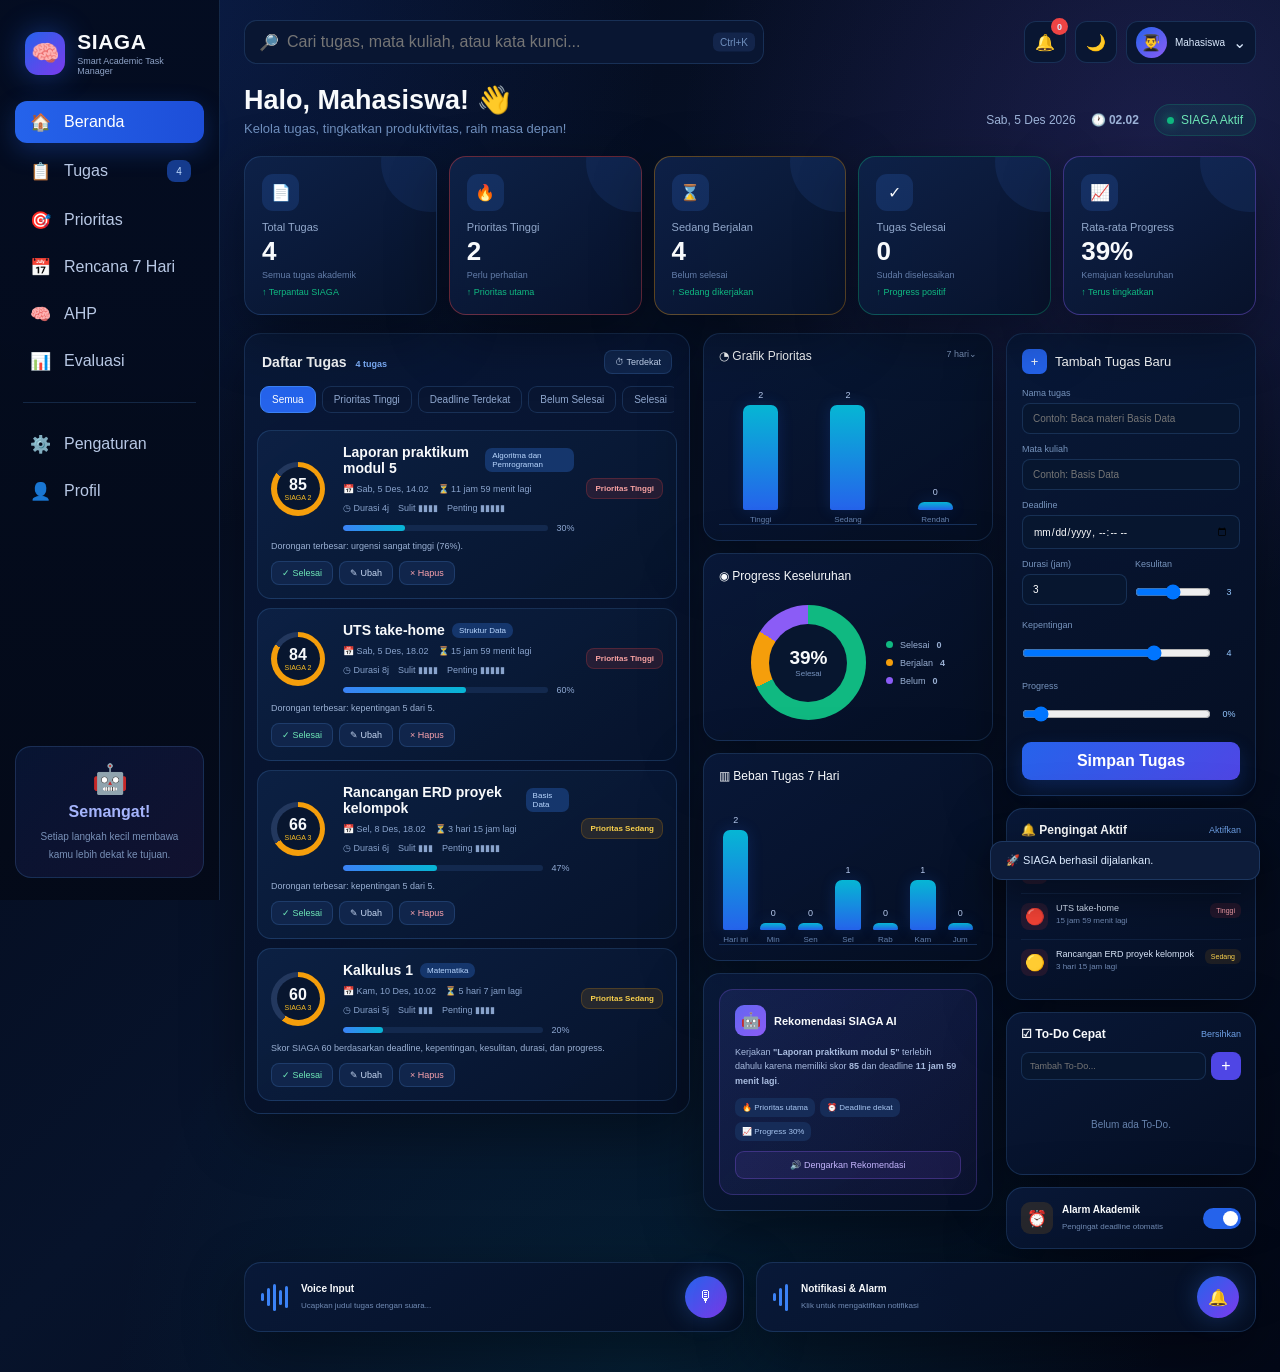
<file: siaga/index.html>
<!DOCTYPE html>
<html lang="id">
<head>
<meta charset="UTF-8">
<meta name="viewport" content="width=device-width, initial-scale=1.0">
<title>SIAGA — Smart Academic Task Manager</title>

<style>

/* =========================================================
   SIAGA
   SMART ACADEMIC TASK MANAGER
   FULL UI + FUNCTION
========================================================= */

*{
    box-sizing:border-box;
    margin:0;
    padding:0;
}

:root{

    --bg:#050b19;
    --bg2:#081229;
    --panel:#0b1733;
    --panel2:#0f1d3d;

    --blue:#2563eb;
    --blue2:#3b82f6;
    --cyan:#06b6d4;
    --purple:#8b5cf6;

    --green:#10b981;
    --yellow:#f59e0b;
    --red:#ef4444;

    --text:#f8fafc;
    --muted:#8fa3c7;

    --border:rgba(96,165,250,.18);

    --shadow:
        0 20px 60px rgba(0,0,0,.38);

}

html{
    scroll-behavior:smooth;
}

body{

    min-height:100vh;

    font-family:
        Inter,
        Segoe UI,
        Arial,
        sans-serif;

    color:var(--text);

    background:

        radial-gradient(
            circle at 10% 0%,
            rgba(37,99,235,.22),
            transparent 30%
        ),

        radial-gradient(
            circle at 90% 10%,
            rgba(139,92,246,.15),
            transparent 28%
        ),

        radial-gradient(
            circle at 50% 100%,
            rgba(6,182,212,.10),
            transparent 35%
        ),

        linear-gradient(
            135deg,
            #030817,
            #07132b 50%,
            #030817
        );

}

button,
input,
select{
    font:inherit;
}

button{
    cursor:pointer;
}

::-webkit-scrollbar{
    width:8px;
}

::-webkit-scrollbar-track{
    background:#050b19;
}

::-webkit-scrollbar-thumb{
    background:#1d4ed8;
    border-radius:20px;
}


/* =========================================================
   APP
========================================================= */

.app{
    min-height:100vh;
    display:flex;
}


/* =========================================================
   SIDEBAR
========================================================= */

.sidebar{

    width:220px;
    min-height:100vh;

    position:fixed;
    left:0;
    top:0;

    padding:22px 15px;

    background:
        linear-gradient(
            180deg,
            rgba(4,13,33,.98),
            rgba(4,10,25,.98)
        );

    border-right:1px solid var(--border);

    z-index:100;

}

.logo{

    display:flex;
    align-items:center;
    gap:12px;

    padding:8px 10px 25px;

}

.logo-icon{

    width:43px;
    height:43px;

    display:flex;
    align-items:center;
    justify-content:center;

    border-radius:13px;

    font-size:23px;

    background:
        linear-gradient(
            135deg,
            #2563eb,
            #7c3aed
        );

    box-shadow:
        0 0 30px rgba(37,99,235,.45);

}

.logo h1{
    font-size:21px;
    letter-spacing:.5px;
}

.logo p{
    font-size:9px;
    color:#8fa3c7;
    margin-top:2px;
}

.nav{
    display:flex;
    flex-direction:column;
    gap:5px;
}

.nav-btn{

    width:100%;

    display:flex;
    align-items:center;
    gap:11px;

    padding:12px 13px;

    border:0;
    border-radius:12px;

    color:#b8c8e5;
    background:transparent;

    text-align:left;

    transition:.2s;

}

.nav-btn:hover{
    background:rgba(37,99,235,.12);
    color:white;
}

.nav-btn.active{

    background:
        linear-gradient(
            90deg,
            #2563eb,
            #1d4ed8
        );

    color:white;

    box-shadow:
        0 8px 25px rgba(37,99,235,.28);

}

.nav-icon{
    width:25px;
    min-width:25px;
    text-align:center;
    font-size:17px;
    line-height:1;
}

.nav-count{

    margin-left:auto;

    min-width:24px;
    height:22px;

    display:flex;
    align-items:center;
    justify-content:center;

    border-radius:8px;

    font-size:10px;

    background:#153b8d;
    color:#bfdbfe;

}

.nav-divider{

    height:1px;

    margin:15px 8px;

    background:var(--border);

}

.sidebar-bottom{

    position:absolute;

    bottom:22px;
    left:15px;
    right:15px;

}

.motivation{

    padding:15px;

    text-align:center;

    border:1px solid var(--border);

    border-radius:16px;

    background:
        linear-gradient(
            135deg,
            rgba(37,99,235,.12),
            rgba(139,92,246,.10)
        );

}

.motivation-icon{
    font-size:29px;
    margin-bottom:7px;
}

.motivation strong{
    display:block;
    color:#a5b4fc;
    margin-bottom:5px;
}

.motivation small{
    color:#7890b7;
    font-size:10px;
    line-height:1.5;
}


/* =========================================================
   MAIN
========================================================= */

.main{

    width:calc(100% - 220px);

    margin-left:220px;

    min-height:100vh;

    padding:20px 24px 40px;

}


/* =========================================================
   TOPBAR
========================================================= */

.topbar{

    display:flex;
    align-items:center;
    justify-content:space-between;

    gap:15px;

    margin-bottom:20px;

}

.search{

    width:min(520px,50vw);

    position:relative;

}

.search input{

    width:100%;

    padding:12px 45px 12px 42px;

    color:white;

    background:#091632;

    border:1px solid var(--border);

    border-radius:13px;

    outline:none;

}

.search input:focus{
    border-color:#3b82f6;
    box-shadow:0 0 0 3px rgba(59,130,246,.1);
}

.search-icon{

    position:absolute;

    left:15px;
    top:50%;

    transform:translateY(-50%);

    color:#7ea3e5;

}

.shortcut{

    position:absolute;

    right:9px;
    top:50%;

    transform:translateY(-50%);

    padding:4px 7px;

    border-radius:6px;

    background:#13254b;

    color:#6f8fbd;

    font-size:10px;

}

.top-actions{

    display:flex;
    align-items:center;
    gap:9px;

}

.top-btn{

    width:42px;
    height:42px;

    border-radius:12px;

    border:1px solid var(--border);

    color:#dbeafe;

    background:#091632;

    position:relative;

}

.top-btn:hover{
    background:#10234a;
}

.notification-count{

    position:absolute;

    right:-3px;
    top:-4px;

    min-width:17px;
    height:17px;

    border-radius:50%;

    display:flex;
    align-items:center;
    justify-content:center;

    background:#ef4444;

    font-size:9px;
    font-weight:bold;

}

.profile{

    display:flex;
    align-items:center;
    gap:8px;

    padding:5px 9px;

    border-radius:12px;

    color:#dbeafe;

    background:#091632;

    border:1px solid var(--border);

}

.avatar{

    width:31px;
    height:31px;

    border-radius:50%;

    display:flex;
    align-items:center;
    justify-content:center;

    background:
        linear-gradient(
            135deg,
            #2563eb,
            #8b5cf6
        );

}


/* =========================================================
   WELCOME
========================================================= */

.welcome{

    display:flex;
    justify-content:space-between;
    align-items:end;

    gap:20px;

    margin-bottom:20px;

}

.welcome h2{

    font-size:27px;

    margin-bottom:5px;

}

.welcome p{
    color:#7090bf;
    font-size:13px;
}

.date-status{

    display:flex;
    align-items:center;
    gap:15px;

    color:#9db3d8;
    font-size:12px;

}

.active-status{

    display:flex;
    align-items:center;
    gap:7px;

    padding:8px 12px;

    border-radius:20px;

    background:rgba(16,185,129,.09);

    border:1px solid rgba(16,185,129,.2);

    color:#6ee7b7;

}

.status-dot{

    width:7px;
    height:7px;

    border-radius:50%;

    background:#10b981;

    box-shadow:0 0 12px #10b981;

}


/* =========================================================
   STATISTICS
========================================================= */

.stats{

    display:grid;

    grid-template-columns:
        repeat(5,1fr);

    gap:12px;

    margin-bottom:18px;

}

.stat-card{

    min-height:130px;

    padding:17px;

    border-radius:17px;

    border:1px solid var(--border);

    background:
        linear-gradient(
            145deg,
            rgba(14,34,73,.94),
            rgba(7,18,42,.94)
        );

    box-shadow:var(--shadow);

    position:relative;

    overflow:hidden;

}

.stat-card::after{

    content:"";

    position:absolute;

    width:100px;
    height:100px;

    right:-45px;
    top:-45px;

    border-radius:50%;

    background:rgba(59,130,246,.10);

}

.stat-card.red{
    border-color:rgba(239,68,68,.4);
}

.stat-card.green{
    border-color:rgba(16,185,129,.35);
}

.stat-card.yellow{
    border-color:rgba(245,158,11,.35);
}

.stat-card.purple{
    border-color:rgba(139,92,246,.38);
}

.stat-icon{

    width:37px;
    height:37px;

    border-radius:11px;

    display:flex;
    align-items:center;
    justify-content:center;

    background:rgba(59,130,246,.17);

    margin-bottom:10px;

}

.stat-label{

    color:#91a7ca;

    font-size:11px;

}

.stat-number{

    font-size:26px;

    font-weight:800;

    margin:3px 0;

}

.stat-desc{

    color:#637da9;

    font-size:9px;

}

.stat-change{

    color:#10b981;

    font-size:9px;

    margin-top:7px;

}


/* =========================================================
   CONTENT LAYOUT
========================================================= */

.content-grid{

    display:grid;

    grid-template-columns:
        minmax(0,1.7fr)
        minmax(290px,.9fr)
        minmax(250px,.75fr);

    gap:13px;

    align-items:start;

}


/* =========================================================
   CARD
========================================================= */

.card{

    border:1px solid var(--border);

    border-radius:17px;

    background:
        linear-gradient(
            145deg,
            rgba(9,25,57,.94),
            rgba(5,15,35,.96)
        );

    box-shadow:var(--shadow);

}

.card-header{

    padding:16px 17px 12px;

    display:flex;

    justify-content:space-between;

    align-items:center;

}

.card-title{

    font-size:14px;
    font-weight:700;

}

.card-subtitle{

    font-size:9px;
    color:#6682ad;

}


/* =========================================================
   TASK AREA
========================================================= */

.task-tools{

    padding:0 15px 13px;

}

.filter-row{

    display:flex;

    gap:6px;

    overflow:auto;

    padding-bottom:4px;

}

.filter{

    flex:none;

    padding:7px 11px;

    border:1px solid var(--border);

    border-radius:9px;

    color:#90a8cf;

    background:#091632;

    font-size:10px;

}

.filter.active{

    color:white;

    background:#2563eb;

    border-color:#3b82f6;

}


/* =========================================================
   TASK CARD
========================================================= */

.tasks{

    padding:0 12px 12px;

    display:flex;

    flex-direction:column;

    gap:9px;

}

.task-card{

    padding:13px;

    border-radius:14px;

    border:1px solid rgba(96,165,250,.18);

    background:
        linear-gradient(
            145deg,
            rgba(13,34,70,.88),
            rgba(7,20,44,.9)
        );

    transition:.2s;

}

.task-card:hover{

    border-color:
        rgba(59,130,246,.5);

    transform:
        translateY(-1px);

}

.task-main{

    display:grid;

    grid-template-columns:60px 1fr auto;

    gap:12px;

    align-items:center;

}

.score{

    width:54px;
    height:54px;

    border-radius:50%;

    display:flex;
    flex-direction:column;

    align-items:center;
    justify-content:center;

    position:relative;

    background:
        conic-gradient(
            #f59e0b 0 74%,
            #23385e 74% 100%
        );

}

.score::before{

    content:"";

    position:absolute;

    width:43px;
    height:43px;

    border-radius:50%;

    background:#08162f;

}

.score strong,
.score small{

    position:relative;
    z-index:2;

}

.score strong{
    font-size:16px;
}

.score small{

    font-size:7px;

    color:#fbbf24;

}

.task-title-row{

    display:flex;
    align-items:center;
    gap:7px;

}

.task-title{

    font-size:14px;
    font-weight:750;

}

.course-tag{

    padding:3px 7px;

    border-radius:7px;

    font-size:8px;

    color:#b9d7ff;

    background:#15366c;

}

.priority-tag{

    padding:5px 8px;

    border-radius:8px;

    font-size:8px;

    font-weight:700;

}

.priority-high{

    color:#fca5a5;

    background:rgba(239,68,68,.13);

    border:1px solid rgba(239,68,68,.22);

}

.priority-medium{

    color:#fcd34d;

    background:rgba(245,158,11,.12);

    border:1px solid rgba(245,158,11,.2);

}

.priority-low{

    color:#6ee7b7;

    background:rgba(16,185,129,.1);

    border:1px solid rgba(16,185,129,.2);

}

.task-meta{

    display:flex;

    flex-wrap:wrap;

    gap:9px;

    color:#89a3cc;

    font-size:9px;

    margin-top:8px;

}

.task-meta span{
    display:flex;
    align-items:center;
    gap:3px;
}

.task-progress-row{

    display:flex;

    align-items:center;

    gap:8px;

    margin-top:10px;

}

.progress{

    height:6px;

    flex:1;

    background:#13294e;

    border-radius:10px;

    overflow:hidden;

}

.progress-bar{

    height:100%;

    border-radius:10px;

    background:
        linear-gradient(
            90deg,
            #3b82f6,
            #06b6d4
        );

}

.progress-value{

    font-size:9px;

    color:#8fa9d3;

}

.task-reason{

    margin-top:8px;

    font-size:9px;

    color:#9ab0d3;

}

.task-reason b{
    color:#dbeafe;
}

.task-actions{

    display:flex;

    gap:6px;

    margin-top:10px;

}

.small-btn{

    padding:6px 10px;

    border-radius:8px;

    border:1px solid var(--border);

    background:#10254b;

    color:#c8d9f4;

    font-size:9px;

}

.small-btn:hover{
    background:#17366c;
}

.small-btn.complete{
    color:#6ee7b7;
}

.small-btn.delete{
    color:#fda4af;
}


/* =========================================================
   RIGHT ANALYTICS
========================================================= */

.analytics{

    display:flex;

    flex-direction:column;

    gap:12px;

}

.chart-box{

    padding:15px;

}

.chart-header{

    display:flex;

    justify-content:space-between;

    margin-bottom:12px;

}

.chart-title{
    font-size:12px;
}

.chart-select{

    color:#7d96bc;

    font-size:9px;

}


/* BAR CHART */

.bar-chart{

    height:150px;

    display:flex;

    align-items:end;

    gap:12px;

    padding:10px 4px 0;

    border-bottom:1px solid #18325d;

}

.bar-item{

    flex:1;

    height:100%;

    display:flex;

    flex-direction:column;

    justify-content:end;

    align-items:center;

    gap:5px;

}

.bar-value{

    font-size:9px;
    color:#b9cbed;

}

.bar{

    width:100%;

    max-width:35px;

    border-radius:7px 7px 2px 2px;

    background:
        linear-gradient(
            to top,
            #2563eb,
            #06b6d4
        );

    box-shadow:
        0 0 15px rgba(37,99,235,.2);

}

.bar-label{

    font-size:8px;
    color:#6682ae;

}


/* =========================================================
   DONUT
========================================================= */

.donut-wrap{

    display:flex;

    align-items:center;

    justify-content:center;

    gap:20px;

    padding:10px 0 5px;

}

.donut{

    width:115px;
    height:115px;

    border-radius:50%;

    display:flex;

    align-items:center;
    justify-content:center;

    background:
        conic-gradient(
            #10b981 0 68%,
            #f59e0b 68% 84%,
            #8b5cf6 84% 100%
        );

}

.donut-inner{

    width:78px;
    height:78px;

    border-radius:50%;

    display:flex;
    flex-direction:column;

    align-items:center;
    justify-content:center;

    background:#07162f;

}

.donut-inner strong{
    font-size:19px;
}

.donut-inner small{
    font-size:8px;
    color:#7793bf;
}

.legend{

    display:flex;
    flex-direction:column;
    gap:8px;

}

.legend-item{

    display:flex;
    align-items:center;
    gap:7px;

    font-size:9px;
    color:#9ab0d3;

}

.legend-dot{

    width:7px;
    height:7px;

    border-radius:50%;

}

.dot-green{
    background:#10b981;
}

.dot-yellow{
    background:#f59e0b;
}

.dot-purple{
    background:#8b5cf6;
}


/* =========================================================
   AI RECOMMENDATION
========================================================= */

.ai-box{

    padding:15px;

    border:
        1px solid
        rgba(139,92,246,.25);

    border-radius:14px;

    background:
        linear-gradient(
            135deg,
            rgba(99,102,241,.13),
            rgba(139,92,246,.06)
        );

}

.ai-head{

    display:flex;

    align-items:center;

    gap:8px;

    margin-bottom:9px;

}

.ai-icon{

    width:31px;
    height:31px;

    display:flex;
    align-items:center;
    justify-content:center;

    border-radius:9px;

    background:
        linear-gradient(
            135deg,
            #6366f1,
            #8b5cf6
        );

}

.ai-title{
    font-size:11px;
}

.ai-text{

    font-size:9px;

    line-height:1.6;

    color:#a9bce0;

}

.ai-tags{

    display:flex;

    flex-wrap:wrap;

    gap:5px;

    margin-top:10px;

}

.ai-tag{

    padding:5px 7px;

    border-radius:7px;

    font-size:8px;

    background:#162c58;

    color:#a7c5f0;

}

.listen-btn{

    width:100%;

    margin-top:10px;

    padding:8px;

    border:1px solid rgba(139,92,246,.3);

    border-radius:9px;

    color:#c4b5fd;

    background:rgba(139,92,246,.1);

    font-size:9px;

}


/* =========================================================
   RIGHT SIDEBAR
========================================================= */

.right-panel{

    display:flex;

    flex-direction:column;

    gap:12px;

}

.add-card{

    padding:15px;

}

.add-title{

    display:flex;

    align-items:center;

    gap:8px;

    font-size:13px;

    margin-bottom:14px;

}

.add-plus{

    width:25px;
    height:25px;

    display:flex;
    align-items:center;
    justify-content:center;

    border-radius:7px;

    background:#2563eb;

}

.field{

    margin-bottom:10px;

}

.field label{

    display:block;

    margin-bottom:5px;

    color:#7794bd;

    font-size:9px;

}

.field input,
.field select{

    width:100%;

    padding:9px 10px;

    border:1px solid var(--border);

    border-radius:8px;

    color:white;

    background:#07162f;

    outline:none;

    font-size:10px;

}

.field input:focus,
.field select:focus{
    border-color:#3b82f6;
}

.two-fields{

    display:grid;

    grid-template-columns:1fr 1fr;

    gap:8px;

}

.range-line{

    display:flex;

    align-items:center;

    gap:7px;

}

.range-line input{
    flex:1;
}

.range-value{

    width:22px;

    text-align:center;

    color:#93c5fd;

    font-size:9px;

}

.save-task{

    width:100%;

    padding:10px;

    border:0;

    border-radius:9px;

    color:white;

    font-weight:700;

    background:
        linear-gradient(
            135deg,
            #2563eb,
            #4f46e5
        );

    box-shadow:
        0 8px 20px
        rgba(37,99,235,.22);

}


/* =========================================================
   REMINDERS
========================================================= */

.side-list{

    padding:14px;

}

.side-list-header{

    display:flex;

    justify-content:space-between;

    align-items:center;

    margin-bottom:11px;

}

.side-list-header strong{
    font-size:12px;
}

.side-list-header button{

    border:0;

    background:none;

    color:#6ea0e6;

    font-size:9px;

}

.reminder{

    display:flex;

    gap:8px;

    padding:9px 0;

    border-bottom:1px solid rgba(96,165,250,.1);

}

.reminder:last-child{
    border-bottom:0;
}

.reminder-icon{

    width:27px;
    height:27px;

    display:flex;
    align-items:center;
    justify-content:center;

    border-radius:8px;

    background:rgba(239,68,68,.12);

}

.reminder-title{

    font-size:9px;

    color:#d8e5f8;

}

.reminder-time{

    font-size:8px;

    color:#7089b2;

    margin-top:3px;

}

.reminder-badge{

    margin-left:auto;

    align-self:start;

    padding:4px 6px;

    border-radius:6px;

    font-size:7px;

}

.badge-red{

    color:#fda4af;
    background:rgba(239,68,68,.12);

}

.badge-yellow{

    color:#fcd34d;
    background:rgba(245,158,11,.1);

}


/* =========================================================
   TODO
========================================================= */

.todo-input{

    display:flex;

    gap:5px;

    margin-bottom:9px;

}

.todo-input input{

    flex:1;

    padding:8px;

    border:1px solid var(--border);

    border-radius:8px;

    color:white;

    background:#07162f;

    font-size:9px;

}

.todo-add{

    width:30px;

    border:0;

    border-radius:8px;

    color:white;

    background:#4f46e5;

}

.todo-item{

    display:flex;

    align-items:center;

    gap:7px;

    padding:7px 0;

    font-size:9px;

    color:#9ab0d3;

}

.todo-item input{
    accent-color:#3b82f6;
}


/* =========================================================
   ALARM
========================================================= */

.alarm-box{

    padding:14px;

}

.alarm-row{

    display:flex;

    align-items:center;

    justify-content:space-between;

}

.alarm-icon{

    width:32px;
    height:32px;

    border-radius:9px;

    display:flex;
    align-items:center;
    justify-content:center;

    background:rgba(245,158,11,.13);

}

.alarm-info strong{

    display:block;

    font-size:10px;

}

.alarm-info small{

    color:#718bb4;

    font-size:8px;

}

.toggle{

    width:38px;
    height:21px;

    border-radius:20px;

    border:0;

    background:#1e3a68;

    position:relative;

}

.toggle.active{
    background:#2563eb;
}

.toggle::after{

    content:"";

    width:15px;
    height:15px;

    position:absolute;

    top:3px;
    left:3px;

    border-radius:50%;

    background:white;

    transition:.2s;

}

.toggle.active::after{
    left:20px;
}


/* =========================================================
   BOTTOM
========================================================= */

.bottom-grid{

    display:grid;

    grid-template-columns:1fr 1fr;

    gap:12px;

    margin-top:13px;

}

.voice{

    display:flex;

    align-items:center;

    gap:13px;

    padding:13px 16px;

}

.voice-wave{

    display:flex;

    align-items:center;

    gap:3px;

    height:30px;

}

.voice-wave span{

    width:3px;

    border-radius:5px;

    background:#3b82f6;

    animation:wave 1s infinite ease-in-out;

}

.voice-wave span:nth-child(1){
    height:8px;
}

.voice-wave span:nth-child(2){
    height:18px;
    animation-delay:.1s;
}

.voice-wave span:nth-child(3){
    height:27px;
    animation-delay:.2s;
}

.voice-wave span:nth-child(4){
    height:15px;
    animation-delay:.3s;
}

.voice-wave span:nth-child(5){
    height:22px;
    animation-delay:.4s;
}

@keyframes wave{

    50%{
        transform:scaleY(.55);
        opacity:.6;
    }

}

.voice-text strong{

    display:block;

    font-size:10px;

}

.voice-text small{

    color:#718bb4;

    font-size:8px;

}

.mic{

    margin-left:auto;

    width:42px;
    height:42px;

    border:0;

    border-radius:50%;

    color:white;

    background:
        linear-gradient(
            135deg,
            #2563eb,
            #7c3aed
        );

    box-shadow:
        0 0 25px
        rgba(59,130,246,.3);

}


/* =========================================================
   EMPTY
========================================================= */

.empty{

    padding:30px 15px;

    text-align:center;

    color:#6682ac;

    font-size:10px;

}


/* =========================================================
   TOAST
========================================================= */

#toastContainer{

    position:fixed;

    right:20px;
    bottom:20px;

    z-index:9999;

    display:flex;

    flex-direction:column;

    gap:8px;

}

.toast{

    min-width:270px;

    max-width:370px;

    padding:12px 15px;

    border-radius:12px;

    border:1px solid rgba(96,165,250,.2);

    background:#0d1c3a;

    box-shadow:
        0 15px 40px rgba(0,0,0,.45);

    color:#dbeafe;

    font-size:11px;

    animation:
        toastIn .3s ease;

}

@keyframes toastIn{

    from{
        opacity:0;
        transform:translateX(30px);
    }

    to{
        opacity:1;
        transform:translateX(0);
    }

}


/* =========================================================
   MODAL
========================================================= */

.modal{

    position:fixed;

    inset:0;

    z-index:500;

    display:none;

    align-items:center;
    justify-content:center;

    padding:20px;

    background:rgba(0,0,0,.65);

    backdrop-filter:blur(8px);

}

.modal.show{
    display:flex;
}

.modal-box{

    width:min(500px,100%);

    padding:20px;

    border-radius:18px;

    border:1px solid var(--border);

    background:#091832;

    box-shadow:0 30px 80px rgba(0,0,0,.6);

}

.modal-header{

    display:flex;

    justify-content:space-between;

    align-items:center;

    margin-bottom:15px;

}

.modal-header button{

    border:0;

    background:none;

    color:#9ab0d3;

    font-size:18px;

}

.modal-text{

    color:#a9bbd9;

    line-height:1.7;

    font-size:11px;

}


/* =========================================================
   RESPONSIVE
========================================================= */

@media(max-width:1250px){

    .content-grid{

        grid-template-columns:
            minmax(0,1.5fr)
            minmax(280px,.8fr);

    }

    .right-panel{
        grid-column:1/-1;
        display:grid;
        grid-template-columns:1fr 1fr;
    }

    .stats{
        grid-template-columns:repeat(3,1fr);
    }

}

@media(max-width:850px){

    .sidebar{

        width:70px;

        padding:15px 8px;

    }

    .logo{
        justify-content:center;
        padding:5px 0 20px;
    }

    .logo div:not(.logo-icon),
    .nav-btn span:not(.nav-icon),
    .nav-count,
    .sidebar-bottom{
        display:none;
    }

    .nav-btn{
        justify-content:center;
        padding:12px;
    }

    .main{

        width:calc(100% - 70px);

        margin-left:70px;

        padding:15px;

    }

    .content-grid{

        grid-template-columns:1fr;

    }

    .right-panel{

        grid-column:auto;

        display:flex;

    }

}

@media(max-width:600px){

    .stats{
        grid-template-columns:1fr 1fr;
    }

    .welcome{
        display:block;
    }

    .date-status{
        margin-top:12px;
    }

    .search{
        width:100%;
    }

    .topbar{
        flex-wrap:wrap;
    }

    .top-actions{
        width:100%;
        justify-content:flex-end;
    }

    .task-main{
        grid-template-columns:55px 1fr;
    }

    .priority-tag{
        display:none;
    }

    .bottom-grid{
        grid-template-columns:1fr;
    }

}

@media(max-width:420px){

    .stats{
        grid-template-columns:1fr;
    }

    .main{
        padding:10px;
    }

    .task-title{
        font-size:12px;
    }

}

</style>
</head>


<body>

<div class="app">


<!-- ======================================================
     SIDEBAR
======================================================= -->

<aside class="sidebar">

    <div class="logo">

        <div class="logo-icon">
            🧠
        </div>

        <div>
            <h1>SIAGA</h1>
            <p>Smart Academic Task Manager</p>
        </div>

    </div>


    <nav class="nav">

        <button class="nav-btn active">
            <span class="nav-icon">🏠</span>
            <span>Beranda</span>
        </button>

        <button class="nav-btn" onclick="scrollToTasks()">
            <span class="nav-icon">📋</span>
            <span>Tugas</span>
            <span class="nav-count" id="navTaskCount">0</span>
        </button>

        <button class="nav-btn" onclick="focusPriority()">
            <span class="nav-icon">🎯</span>
            <span>Prioritas</span>
        </button>

        <button class="nav-btn" onclick="sortDeadline()">
            <span class="nav-icon">📅</span>
            <span>Rencana 7 Hari</span>
        </button>

        <button class="nav-btn" onclick="showAHPInfo()">
            <span class="nav-icon">🧠</span>
            <span>AHP</span>
        </button>

        <button class="nav-btn" onclick="showEvaluation()">
            <span class="nav-icon">📊</span>
            <span>Evaluasi</span>
        </button>

        <div class="nav-divider"></div>

        <button class="nav-btn" onclick="showSettings()">
            <span class="nav-icon">⚙️</span>
            <span>Pengaturan</span>
        </button>

        <button class="nav-btn" onclick="openPage('profile')">
            <span class="nav-icon">👤</span>
            <span>Profil</span>
        </button>

    </nav>


    <div class="sidebar-bottom">

        <div class="motivation">

            <div class="motivation-icon">
                🤖
            </div>

            <strong>Semangat!</strong>

            <small>
                Setiap langkah kecil
                membawa kamu lebih
                dekat ke tujuan.
            </small>

        </div>

    </div>

</aside>



<!-- ======================================================
     MAIN
======================================================= -->

<main class="main">


<!-- TOPBAR -->

<div class="topbar">

    <div class="search">

        <span class="search-icon">
            🔎
        </span>

        <input
            id="searchInput"
            type="text"
            placeholder="Cari tugas, mata kuliah, atau kata kunci..."
            oninput="renderTasks()"
        >

        <span class="shortcut">
            Ctrl+K
        </span>

    </div>


    <div class="top-actions">

        <button
            class="top-btn"
            onclick="requestNotification()"
            title="Aktifkan notifikasi"
        >

            🔔

            <span
                class="notification-count"
                id="notificationCount"
            >
                0
            </span>

        </button>


        <button
            class="top-btn"
            onclick="toggleLightMode()"
            title="Mode terang"
            id="themeToggleBtn"
        >
            🌙
        </button>


        <div class="profile">

            <div class="avatar">
                👨‍🎓
            </div>

            <span style="font-size:10px">
                Mahasiswa
            </span>

            <span>⌄</span>

        </div>

    </div>

</div>



<!-- WELCOME -->

<section class="welcome">

    <div>

        <h2>
            Halo, Mahasiswa! 👋
        </h2>

        <p>
            Kelola tugas, tingkatkan produktivitas,
            raih masa depan!
        </p>

    </div>


    <div class="date-status">

        <span id="currentDate">
            —
        </span>

        <span>
            🕐
            <b id="currentTime">
                —
            </b>
        </span>

        <div class="active-status">

            <span class="status-dot"></span>

            SIAGA Aktif

        </div>

    </div>

</section>



<!-- ======================================================
     STATISTICS
======================================================= -->

<section class="stats">


    <div class="stat-card">

        <div class="stat-icon">
            📄
        </div>

        <div class="stat-label">
            Total Tugas
        </div>

        <div
            class="stat-number"
            id="totalTasks"
        >
            0
        </div>

        <div class="stat-desc">
            Semua tugas akademik
        </div>

        <div class="stat-change">
            ↑ Terpantau SIAGA
        </div>

    </div>


    <div class="stat-card red">

        <div class="stat-icon">
            🔥
        </div>

        <div class="stat-label">
            Prioritas Tinggi
        </div>

        <div
            class="stat-number"
            id="highTasks"
        >
            0
        </div>

        <div class="stat-desc">
            Perlu perhatian
        </div>

        <div class="stat-change">
            ↑ Prioritas utama
        </div>

    </div>


    <div class="stat-card yellow">

        <div class="stat-icon">
            ⌛
        </div>

        <div class="stat-label">
            Sedang Berjalan
        </div>

        <div
            class="stat-number"
            id="activeTasks"
        >
            0
        </div>

        <div class="stat-desc">
            Belum selesai
        </div>

        <div class="stat-change">
            ↑ Sedang dikerjakan
        </div>

    </div>


    <div class="stat-card green">

        <div class="stat-icon">
            ✓
        </div>

        <div class="stat-label">
            Tugas Selesai
        </div>

        <div
            class="stat-number"
            id="completedTasks"
        >
            0
        </div>

        <div class="stat-desc">
            Sudah diselesaikan
        </div>

        <div class="stat-change">
            ↑ Progress positif
        </div>

    </div>


    <div class="stat-card purple">

        <div class="stat-icon">
            📈
        </div>

        <div class="stat-label">
            Rata-rata Progress
        </div>

        <div
            class="stat-number"
            id="averageProgress"
        >
            0%
        </div>

        <div class="stat-desc">
            Kemajuan keseluruhan
        </div>

        <div class="stat-change">
            ↑ Terus tingkatkan
        </div>

    </div>

</section>



<!-- ======================================================
     CONTENT
======================================================= -->

<section class="content-grid">


<!-- ======================================================
     TASK LIST
======================================================= -->

<div class="card" id="taskSection">

    <div class="card-header">

        <div>

            <div class="card-title">
                Daftar Tugas
                <span
                    id="taskHeaderCount"
                    style="
                    color:#7fb2ff;
                    font-size:9px;
                    margin-left:5px;
                    "
                >
                    0 tugas
                </span>
            </div>

        </div>

        <button
            class="small-btn"
            onclick="sortDeadline()"
        >
            ⏱ Terdekat
        </button>

    </div>


    <div class="task-tools">

        <div class="filter-row">

            <button
                class="filter active"
                onclick="setFilter('all',this)"
            >
                Semua
            </button>

            <button
                class="filter"
                onclick="setFilter('high',this)"
            >
                Prioritas Tinggi
            </button>

            <button
                class="filter"
                onclick="setFilter('deadline',this)"
            >
                Deadline Terdekat
            </button>

            <button
                class="filter"
                onclick="setFilter('active',this)"
            >
                Belum Selesai
            </button>

            <button
                class="filter"
                onclick="setFilter('done',this)"
            >
                Selesai
            </button>

        </div>

    </div>


    <div
        class="tasks"
        id="taskList"
    ></div>

</div>



<!-- ======================================================
     ANALYTICS
======================================================= -->

<div class="analytics">


    <!-- PRIORITY CHART -->

    <div class="card chart-box">

        <div class="chart-header">

            <div class="chart-title">
                ◔ Grafik Prioritas
            </div>

            <div class="chart-select">
                7 hari⌄
            </div>

        </div>

        <div
            class="bar-chart"
            id="priorityChart"
        ></div>

    </div>


    <!-- DONUT -->

    <div class="card chart-box">

        <div class="chart-header">

            <div class="chart-title">
                ◉ Progress Keseluruhan
            </div>

        </div>


        <div class="donut-wrap">

            <div class="donut">

                <div class="donut-inner">

                    <strong
                        id="donutValue"
                    >
                        0%
                    </strong>

                    <small>
                        Selesai
                    </small>

                </div>

            </div>


            <div class="legend">

                <div class="legend-item">

                    <span
                        class="legend-dot dot-green"
                    ></span>

                    Selesai

                    <b id="legendDone">
                        0
                    </b>

                </div>


                <div class="legend-item">

                    <span
                        class="legend-dot dot-yellow"
                    ></span>

                    Berjalan

                    <b id="legendActive">
                        0
                    </b>

                </div>


                <div class="legend-item">

                    <span
                        class="legend-dot dot-purple"
                    ></span>

                    Belum

                    <b id="legendPending">
                        0
                    </b>

                </div>

            </div>

        </div>

    </div>


    <!-- 7 DAY -->

    <div class="card chart-box">

        <div class="chart-header">

            <div class="chart-title">
                ▥ Beban Tugas 7 Hari
            </div>

        </div>

        <div
            class="bar-chart"
            id="weekChart"
        ></div>

    </div>


    <!-- AI -->

    <div class="card chart-box">

        <div class="ai-box">

            <div class="ai-head">

                <div class="ai-icon">
                    🤖
                </div>

                <div class="ai-title">
                    <b>Rekomendasi SIAGA AI</b>
                </div>

            </div>


            <div
                class="ai-text"
                id="aiRecommendation"
            >
                Tambahkan tugas untuk mendapatkan
                rekomendasi.
            </div>


            <div
                class="ai-tags"
                id="aiTags"
            ></div>


            <button
                class="listen-btn"
                onclick="speakRecommendation()"
            >
                🔊 Dengarkan Rekomendasi
            </button>

        </div>

    </div>

</div>



<!-- ======================================================
     RIGHT PANEL
======================================================= -->

<div class="right-panel">


<!-- ADD TASK -->

<div class="card add-card">

    <div class="add-title">

        <div class="add-plus">
            +
        </div>

        Tambah Tugas Baru

    </div>


    <div class="field">

        <label>
            Nama tugas
        </label>

        <input
            id="newTitle"
            type="text"
            placeholder="Contoh: Baca materi Basis Data"
        >

    </div>


    <div class="field">

        <label>
            Mata kuliah
        </label>

        <input
            id="newCourse"
            type="text"
            placeholder="Contoh: Basis Data"
        >

    </div>


    <div class="field">

        <label>
            Deadline
        </label>

        <input
            id="newDeadline"
            type="datetime-local"
        >

    </div>


    <div class="two-fields">

        <div class="field">

            <label>
                Durasi (jam)
            </label>

            <input
                id="newDuration"
                type="number"
                min="0"
                value="3"
            >

        </div>


        <div class="field">

            <label>
                Kesulitan
            </label>

            <div class="range-line">

                <input
                    id="newDifficulty"
                    type="range"
                    min="1"
                    max="5"
                    value="3"
                    oninput="difficultyValue.textContent=this.value"
                >

                <span
                    class="range-value"
                    id="difficultyValue"
                >
                    3
                </span>

            </div>

        </div>

    </div>


    <div class="field">

        <label>
            Kepentingan
        </label>

        <div class="range-line">

            <input
                id="newImportance"
                type="range"
                min="1"
                max="5"
                value="4"
                oninput="importanceValue.textContent=this.value"
            >

            <span
                class="range-value"
                id="importanceValue"
            >
                4
            </span>

        </div>

    </div>


    <div class="field">

        <label>
            Progress
        </label>

        <div class="range-line">

            <input
                id="newProgress"
                type="range"
                min="0"
                max="100"
                value="0"
                oninput="progressValue.textContent=this.value+'%'"
            >

            <span
                class="range-value"
                id="progressValue"
            >
                0%
            </span>

        </div>

    </div>


    <button
        class="save-task"
        onclick="addNewTask()"
    >
        Simpan Tugas
    </button>

</div>



<!-- REMINDER -->

<div class="card side-list">

    <div class="side-list-header">

        <strong>
            🔔 Pengingat Aktif
        </strong>

        <button onclick="requestNotification()">
            Aktifkan
        </button>

    </div>


    <div
        id="reminderList"
    ></div>

</div>



<!-- TODO -->

<div class="card side-list">

    <div class="side-list-header">

        <strong>
            ☑ To-Do Cepat
        </strong>

        <button onclick="clearCompletedTodo()">
            Bersihkan
        </button>

    </div>


    <div class="todo-input">

        <input
            id="todoInput"
            type="text"
            placeholder="Tambah To-Do..."
            onkeydown="if(event.key==='Enter') addTodo()"
        >

        <button
            class="todo-add"
            onclick="addTodo()"
        >
            +
        </button>

    </div>


    <div
        id="todoList"
    ></div>

</div>



<!-- ALARM -->

<div class="card alarm-box">

    <div class="alarm-row">

        <div style="
            display:flex;
            gap:9px;
            align-items:center;
        ">

            <div class="alarm-icon">
                ⏰
            </div>

            <div class="alarm-info">

                <strong>
                    Alarm Akademik
                </strong>

                <small>
                    Pengingat deadline otomatis
                </small>

            </div>

        </div>


        <button
            class="toggle active"
            id="alarmToggle"
            onclick="toggleAlarm()"
        ></button>

    </div>

</div>

</div>

</section>



<!-- ======================================================
     BOTTOM
======================================================= -->

<section class="bottom-grid">


    <div class="card voice">

        <div class="voice-wave">

            <span></span>
            <span></span>
            <span></span>
            <span></span>
            <span></span>

        </div>


        <div class="voice-text">

            <strong>
                Voice Input
            </strong>

            <small>
                Ucapkan judul tugas dengan suara...
            </small>

        </div>


        <button
            class="mic"
            onclick="startVoiceInput()"
            title="Voice input"
        >
            🎙
        </button>

    </div>


    <div class="card voice">

        <div class="voice-wave">

            <span></span>
            <span></span>
            <span></span>

        </div>


        <div class="voice-text">

            <strong>
                Notifikasi & Alarm
            </strong>

            <small id="notificationStatus">
                Klik untuk mengaktifkan notifikasi
            </small>

        </div>


        <button
            class="mic"
            onclick="requestNotification()"
        >
            🔔
        </button>

    </div>

</section>


</main>

</div>


<!-- ======================================================
     TOAST
======================================================= -->

<div id="toastContainer"></div>


<!-- ======================================================
     MODAL
======================================================= -->

<div
    class="modal"
    id="modal"
    onclick="if(event.target===this)closeModal()"
>

    <div class="modal-box">

        <div class="modal-header">

            <strong id="modalTitle">
                SIAGA
            </strong>

            <button onclick="closeModal()">
                ×
            </button>

        </div>

        <div
            class="modal-text"
            id="modalText"
        ></div>

    </div>

</div>



<script>

/* =========================================================
   SIAGA ENGINE
========================================================= */

"use strict";


/* =========================================================
   STORAGE
========================================================= */

const STORAGE_KEY =
    "SIAGA_FULL_TASKS_V2";

const TODO_KEY =
    "SIAGA_FULL_TODOS_V2";


let tasks =
    JSON.parse(
        localStorage.getItem(STORAGE_KEY)
        || "[]"
    );


let todos =
    JSON.parse(
        localStorage.getItem(TODO_KEY)
        || "[]"
    );


let currentFilter =
    "all";

let alarmEnabled =
    true;

let soundEnabled =
    true;


/* =========================================================
   SAVE
========================================================= */

function save(){

    localStorage.setItem(
        STORAGE_KEY,
        JSON.stringify(tasks)
    );

}


function saveTodos(){

    localStorage.setItem(
        TODO_KEY,
        JSON.stringify(todos)
    );

}


/* =========================================================
   ID
========================================================= */

function uid(){

    return Date.now()
        + Math.floor(
            Math.random()*1000
        );

}


/* =========================================================
   DEFAULT DATA
   Supaya pertama kali dibuka langsung terlihat bagus
========================================================= */

function createDemoData(){

    if(tasks.length > 0)
        return;


    const now =
        new Date();


    function future(days,hours){

        const d =
            new Date(
                now.getTime()
                +
                (
                    days * 86400000
                )
                +
                (
                    hours * 3600000
                )
            );

        return d.toISOString();

    }


    tasks = [

        {
            id:uid(),
            title:"UTS take-home",
            course:"Struktur Data",
            deadline:future(0,16),
            duration:8,
            difficulty:4,
            importance:5,
            progress:60,
            completed:false
        },

        {
            id:uid(),
            title:"Laporan praktikum modul 5",
            course:"Algoritma dan Pemrograman",
            deadline:future(0,12),
            duration:4,
            difficulty:4,
            importance:5,
            progress:30,
            completed:false
        },

        {
            id:uid(),
            title:"Rancangan ERD proyek kelompok",
            course:"Basis Data",
            deadline:future(3,16),
            duration:6,
            difficulty:3,
            importance:5,
            progress:47,
            completed:false
        },

        {
            id:uid(),
            title:"Kalkulus 1",
            course:"Matematika",
            deadline:future(5,8),
            duration:5,
            difficulty:3,
            importance:4,
            progress:20,
            completed:false
        }

    ];


    save();

}


/* =========================================================
   SCORE SIAGA
========================================================= */

function calculateScore(task){

    if(task.completed)
        return 100;


    const deadline =
        new Date(task.deadline)
        .getTime();


    const diff =
        deadline
        -
        Date.now();


    const hours =
        diff / 3600000;


    let urgency;


    if(hours <= 0)
        urgency = 100;

    else if(hours <= 6)
        urgency = 95;

    else if(hours <= 12)
        urgency = 88;

    else if(hours <= 24)
        urgency = 80;

    else if(hours <= 48)
        urgency = 70;

    else if(hours <= 72)
        urgency = 60;

    else if(hours <= 168)
        urgency = 45;

    else
        urgency = 25;


    const importance =
        Number(task.importance || 3);


    const difficulty =
        Number(task.difficulty || 3);


    const duration =
        Number(task.duration || 1);


    const progress =
        Number(task.progress || 0);


    /*
       Bobot:
       urgency     40%
       importance  30%
       difficulty  15%
       duration    10%
       unfinished   5%
    */

    let score =

        urgency * .40 +

        (
            importance / 5
        ) * 100 * .30 +

        (
            difficulty / 5
        ) * 100 * .15 +

        Math.min(
            duration * 10,
            100
        ) * .10 +

        (
            100 - progress
        ) * .05;


    return Math.round(
        Math.max(
            0,
            Math.min(
                100,
                score
            )
        )
    );

}


/* =========================================================
   PRIORITY
========================================================= */

function getPriority(task){

    const score =
        calculateScore(task);


    if(score >= 70)
        return "high";

    if(score >= 45)
        return "medium";

    return "low";

}


function priorityText(priority){

    if(priority === "high")
        return "Prioritas Tinggi";

    if(priority === "medium")
        return "Prioritas Sedang";

    return "Prioritas Rendah";

}


/* =========================================================
   DEADLINE
========================================================= */

function timeRemaining(date){

    const diff =
        new Date(date).getTime()
        -
        Date.now();


    if(diff <= 0)
        return "Deadline lewat";


    const days =
        Math.floor(
            diff / 86400000
        );


    const hours =
        Math.floor(
            (diff % 86400000)
            / 3600000
        );


    const minutes =
        Math.floor(
            (diff % 3600000)
            / 60000
        );


    if(days > 0)
        return `${days} hari ${hours} jam lagi`;


    if(hours > 0)
        return `${hours} jam ${minutes} menit lagi`;


    return `${minutes} menit lagi`;

}


/* =========================================================
   FORMAT DATE
========================================================= */

function formatDate(date){

    return new Date(date)
        .toLocaleString(
            "id-ID",
            {
                weekday:"short",
                day:"numeric",
                month:"short",
                hour:"2-digit",
                minute:"2-digit"
            }
        );

}


/* =========================================================
   REASON
========================================================= */

function getReason(task){

    const score =
        calculateScore(task);


    const hours =
        (
            new Date(task.deadline).getTime()
            -
            Date.now()
        ) / 3600000;


    if(hours <= 12)
        return `Dorongan terbesar: urgensi sangat tinggi (${Math.max(0,Math.round(100-hours*2))}%).`;


    if(task.importance >= 5)
        return `Dorongan terbesar: kepentingan ${task.importance} dari 5.`;


    if(task.difficulty >= 4)
        return `Dorongan terbesar: tingkat kesulitan ${task.difficulty} dari 5.`;


    return `Skor SIAGA ${score} berdasarkan deadline, kepentingan, kesulitan, durasi, dan progress.`;

}


/* =========================================================
   RENDER TASKS
========================================================= */

function renderTasks(){

    const container =
        document.getElementById(
            "taskList"
        );


    const search =
        (
            document.getElementById(
                "searchInput"
            ).value
            || ""
        ).toLowerCase();


    let list =
        [...tasks];


    list =
        list.filter(
            task => {

                const text =
                    (
                        task.title
                        +
                        " "
                        +
                        task.course
                    ).toLowerCase();


                if(
                    search
                    &&
                    !text.includes(search)
                )
                    return false;


                const p =
                    getPriority(task);


                if(
                    currentFilter === "high"
                    &&
                    p !== "high"
                )
                    return false;


                if(
                    currentFilter === "active"
                    &&
                    task.completed
                )
                    return false;


                if(
                    currentFilter === "done"
                    &&
                    !task.completed
                )
                    return false;


                return true;

            }
        );


    if(currentFilter === "deadline"){

        list.sort(
            (a,b) =>
                new Date(a.deadline)
                -
                new Date(b.deadline)
        );

    }
    else{

        list.sort(
            (a,b) =>
                calculateScore(b)
                -
                calculateScore(a)
        );

    }


    container.innerHTML = "";


    if(list.length === 0){

        container.innerHTML = `

            <div class="empty">

                📭<br><br>

                Tidak ada tugas yang cocok.

            </div>

        `;

        return;

    }


    list.forEach(
        (task,index) => {

            const score =
                calculateScore(task);


            const priority =
                getPriority(task);


            const progress =
                Number(task.progress || 0);


            const card =
                document.createElement(
                    "div"
                );


            card.className =
                "task-card";


            card.innerHTML = `

                <div class="task-main">


                    <div
                        class="score"
                        style="
                        background:
                        conic-gradient(
                            #f59e0b 0 ${score}%,
                            #23385e ${score}% 100%
                        );
                        "
                    >

                        <strong>
                            ${score}
                        </strong>

                        <small>
                            SIAGA ${score >= 70 ? "2" : "3"}
                        </small>

                    </div>


                    <div>


                        <div class="task-title-row">

                            <span class="task-title">
                                ${escapeHTML(task.title)}
                            </span>

                            <span class="course-tag">
                                ${escapeHTML(task.course)}
                            </span>

                        </div>


                        <div class="task-meta">

                            <span>
                                📅
                                ${formatDate(task.deadline)}
                            </span>

                            <span>
                                ⏳
                                ${timeRemaining(task.deadline)}
                            </span>

                            <span>
                                ◷
                                Durasi ${task.duration}j
                            </span>

                            <span>
                                Sulit
                                ${"▮".repeat(task.difficulty)}
                            </span>

                            <span>
                                Penting
                                ${"▮".repeat(task.importance)}
                            </span>

                        </div>


                        <div class="task-progress-row">

                            <div class="progress">

                                <div
                                    class="progress-bar"
                                    style="
                                    width:${progress}%
                                    "
                                ></div>

                            </div>

                            <span class="progress-value">
                                ${progress}%
                            </span>

                        </div>


                    </div>


                    <span
                        class="
                        priority-tag
                        priority-${priority}
                        "
                    >
                        ${priorityText(priority)}
                    </span>

                </div>


                <div class="task-reason">

                    ${getReason(task)}

                </div>


                <div class="task-actions">

                    <button
                        class="small-btn complete"
                        onclick="completeTask(${task.id})"
                    >
                        ✓ ${task.completed ? "Batal" : "Selesai"}
                    </button>

                    <button
                        class="small-btn"
                        onclick="editTask(${task.id})"
                    >
                        ✎ Ubah
                    </button>

                    <button
                        class="small-btn delete"
                        onclick="deleteTask(${task.id})"
                    >
                        × Hapus
                    </button>

                </div>

            `;


            container.appendChild(card);

        }
    );

}


/* =========================================================
   ADD TASK
========================================================= */

function addNewTask(){

    const title =
        document.getElementById(
            "newTitle"
        ).value.trim();


    const course =
        document.getElementById(
            "newCourse"
        ).value.trim()
        ||
        "Umum";


    const deadline =
        document.getElementById(
            "newDeadline"
        ).value;


    if(!title){

        toast(
            "⚠️ Nama tugas belum diisi."
        );

        return;

    }


    if(!deadline){

        toast(
            "⚠️ Deadline belum diisi."
        );

        return;

    }


    const task = {

        id:uid(),

        title:title,

        course:course,

        deadline:new Date(
            deadline
        ).toISOString(),

        duration:Number(
            document.getElementById(
                "newDuration"
            ).value
        ) || 1,

        difficulty:Number(
            document.getElementById(
                "newDifficulty"
            ).value
        ),

        importance:Number(
            document.getElementById(
                "newImportance"
            ).value
        ),

        progress:Number(
            document.getElementById(
                "newProgress"
            ).value
        ),

        completed:false

    };


    if(task.progress >= 100)
        task.completed = true;


    tasks.push(task);

    save();

    resetForm();

    renderAll();

    toast(
        "✅ Tugas berhasil ditambahkan."
    );

}


/* =========================================================
   RESET FORM
========================================================= */

function resetForm(){

    document.getElementById(
        "newTitle"
    ).value = "";

    document.getElementById(
        "newCourse"
    ).value = "";

    document.getElementById(
        "newDeadline"
    ).value = "";

    document.getElementById(
        "newDuration"
    ).value = 3;

    document.getElementById(
        "newDifficulty"
    ).value = 3;

    document.getElementById(
        "newImportance"
    ).value = 4;

    document.getElementById(
        "newProgress"
    ).value = 0;

    document.getElementById(
        "difficultyValue"
    ).textContent = "3";

    document.getElementById(
        "importanceValue"
    ).textContent = "4";

    document.getElementById(
        "progressValue"
    ).textContent = "0%";

}


/* =========================================================
   COMPLETE
========================================================= */

function completeTask(id){

    const task =
        tasks.find(
            t => t.id === id
        );


    if(!task)
        return;


    task.completed =
        !task.completed;


    task.progress =
        task.completed
        ? 100
        : Math.min(
            task.progress,
            99
        );


    save();

    renderAll();


    toast(
        task.completed
        ? "🎉 Tugas selesai!"
        : "↩ Tugas dikembalikan."
    );

}


/* =========================================================
   DELETE
========================================================= */

function deleteTask(id){

    const task =
        tasks.find(
            t => t.id === id
        );


    if(!task)
        return;


    if(
        !confirm(
            `Hapus tugas "${task.title}"?`
        )
    )
        return;


    tasks =
        tasks.filter(
            t => t.id !== id
        );


    save();

    renderAll();

    toast(
        "🗑️ Tugas berhasil dihapus."
    );

}


/* =========================================================
   EDIT
========================================================= */

function editTask(id){

    const task =
        tasks.find(
            t => t.id === id
        );


    if(!task)
        return;


    document.getElementById(
        "newTitle"
    ).value =
        task.title;


    document.getElementById(
        "newCourse"
    ).value =
        task.course;


    const local =
        new Date(
            task.deadline
        );


    const offset =
        local.getTimezoneOffset();


    const localDate =
        new Date(
            local.getTime()
            -
            offset*60000
        );


    document.getElementById(
        "newDeadline"
    ).value =
        localDate
        .toISOString()
        .slice(0,16);


    document.getElementById(
        "newDuration"
    ).value =
        task.duration;


    document.getElementById(
        "newDifficulty"
    ).value =
        task.difficulty;


    document.getElementById(
        "newImportance"
    ).value =
        task.importance;


    document.getElementById(
        "newProgress"
    ).value =
        task.progress;


    document.getElementById(
        "difficultyValue"
    ).textContent =
        task.difficulty;


    document.getElementById(
        "importanceValue"
    ).textContent =
        task.importance;


    document.getElementById(
        "progressValue"
    ).textContent =
        task.progress + "%";


    tasks =
        tasks.filter(
            t => t.id !== id
        );


    save();

    renderAll();


    document.getElementById(
        "newTitle"
    ).focus();


    toast(
        "✎ Data tugas dimuat untuk diubah."
    );

}


/* =========================================================
   FILTER
========================================================= */

function setFilter(filter,button){

    currentFilter =
        filter;


    document
        .querySelectorAll(
            ".filter"
        )
        .forEach(
            b =>
                b.classList.remove(
                    "active"
                )
        );


    button.classList.add(
        "active"
    );


    renderTasks();

}


/* =========================================================
   SORT
========================================================= */

function sortDeadline(){

    currentFilter =
        "deadline";


    renderTasks();


    toast(
        "⏱ Tugas diurutkan berdasarkan deadline."
    );

}


/* =========================================================
   PRIORITY FOCUS
========================================================= */

function focusPriority(){

    currentFilter =
        "high";


    renderTasks();


    document
        .getElementById(
            "taskSection"
        )
        .scrollIntoView({
            behavior:"smooth"
        });

}


/* =========================================================
   STATISTICS
========================================================= */

function renderStats(){

    const total =
        tasks.length;


    const completed =
        tasks.filter(
            t => t.completed
        ).length;


    const active =
        total - completed;


    const high =
        tasks.filter(
            t =>
                getPriority(t)
                ===
                "high"
                &&
                !t.completed
        ).length;


    const avg =
        total
        ?
        Math.round(
            tasks.reduce(
                (
                    sum,
                    t
                ) =>
                    sum
                    +
                    Number(
                        t.progress || 0
                    ),
                0
            )
            /
            total
        )
        :
        0;


    document.getElementById(
        "totalTasks"
    ).textContent =
        total;


    document.getElementById(
        "highTasks"
    ).textContent =
        high;


    document.getElementById(
        "activeTasks"
    ).textContent =
        active;


    document.getElementById(
        "completedTasks"
    ).textContent =
        completed;


    document.getElementById(
        "averageProgress"
    ).textContent =
        avg + "%";


    document.getElementById(
        "navTaskCount"
    ).textContent =
        total;


    document.getElementById(
        "taskHeaderCount"
    ).textContent =
        total + " tugas";


    document.getElementById(
        "donutValue"
    ).textContent =
        avg + "%";


    document.getElementById(
        "legendDone"
    ).textContent =
        completed;


    document.getElementById(
        "legendActive"
    ).textContent =
        active;


    document.getElementById(
        "legendPending"
    ).textContent =
        tasks.filter(
            t =>
                !t.completed
                &&
                t.progress === 0
        ).length;

}


/* =========================================================
   PRIORITY CHART
========================================================= */

function renderPriorityChart(){

    const container =
        document.getElementById(
            "priorityChart"
        );


    const data = [

        [
            "Tinggi",
            tasks.filter(
                t =>
                    getPriority(t)
                    ===
                    "high"
            ).length
        ],

        [
            "Sedang",
            tasks.filter(
                t =>
                    getPriority(t)
                    ===
                    "medium"
            ).length
        ],

        [
            "Rendah",
            tasks.filter(
                t =>
                    getPriority(t)
                    ===
                    "low"
            ).length
        ]

    ];


    const max =
        Math.max(
            1,
            ...data.map(
                x => x[1]
            )
        );


    container.innerHTML =
        "";


    data.forEach(
        item => {

            const height =
                Math.max(
                    8,
                    (
                        item[1]
                        /
                        max
                    ) * 105
                );


            const div =
                document.createElement(
                    "div"
                );


            div.className =
                "bar-item";


            div.innerHTML = `

                <div class="bar-value">
                    ${item[1]}
                </div>

                <div
                    class="bar"
                    style="
                    height:${height}px;
                    "
                ></div>

                <div class="bar-label">
                    ${item[0]}
                </div>

            `;


            container.appendChild(div);

        }
    );

}


/* =========================================================
   WEEK CHART
========================================================= */

function renderWeekChart(){

    const container =
        document.getElementById(
            "weekChart"
        );


    const today =
        new Date();


    const days =
        [];


    for(
        let i=0;
        i<7;
        i++
    ){

        const date =
            new Date(
                today
            );


        date.setDate(
            today.getDate()
            +
            i
        );


        const count =
            tasks.filter(
                t => {

                    const d =
                        new Date(
                            t.deadline
                        );


                    return (
                        d.getDate()
                        ===
                        date.getDate()
                        &&
                        d.getMonth()
                        ===
                        date.getMonth()
                        &&
                        d.getFullYear()
                        ===
                        date.getFullYear()
                    );

                }
            ).length;


        days.push({

            label:
                i === 0
                ? "Hari ini"
                :
                date.toLocaleDateString(
                    "id-ID",
                    {
                        weekday:"short"
                    }
                ).slice(0,3),

            count:count

        });

    }


    const max =
        Math.max(
            1,
            ...days.map(
                d => d.count
            )
        );


    container.innerHTML =
        "";


    days.forEach(
        day => {

            const height =
                Math.max(
                    7,
                    (
                        day.count
                        /
                        max
                    ) * 100
                );


            const div =
                document.createElement(
                    "div"
                );


            div.className =
                "bar-item";


            div.innerHTML = `

                <div class="bar-value">
                    ${day.count}
                </div>

                <div
                    class="bar"
                    style="
                    height:${height}px;
                    "
                ></div>

                <div class="bar-label">
                    ${day.label}
                </div>

            `;


            container.appendChild(
                div
            );

        }
    );

}


/* =========================================================
   AI RECOMMENDATION
========================================================= */

function renderAI(){

    const element =
        document.getElementById(
            "aiRecommendation"
        );


    const tags =
        document.getElementById(
            "aiTags"
        );


    const active =
        tasks
        .filter(
            t => !t.completed
        )
        .sort(
            (a,b) =>
                calculateScore(b)
                -
                calculateScore(a)
        );


    if(active.length === 0){

        element.textContent =
            "🎉 Semua tugas selesai. Pertahankan ritme belajar dan gunakan waktu luang untuk mempersiapkan tugas berikutnya.";

        tags.innerHTML =
            `
            <span class="ai-tag">
                ✓ Semua selesai
            </span>
            `;

        return;

    }


    const task =
        active[0];


    const score =
        calculateScore(task);


    const remaining =
        timeRemaining(
            task.deadline
        );


    element.innerHTML =

        `Kerjakan <b>"${escapeHTML(task.title)}"</b> terlebih dahulu karena memiliki skor <b>${score}</b> dan deadline <b>${remaining}</b>.`;


    tags.innerHTML = `

        <span class="ai-tag">
            🔥 Prioritas utama
        </span>

        <span class="ai-tag">
            ⏰ Deadline dekat
        </span>

        <span class="ai-tag">
            📈 Progress ${task.progress}%
        </span>

    `;

}


/* =========================================================
   REMINDER
========================================================= */

function renderReminders(){

    const container =
        document.getElementById(
            "reminderList"
        );


    const active =
        tasks
        .filter(
            t => !t.completed
        )
        .sort(
            (a,b) =>
                new Date(a.deadline)
                -
                new Date(b.deadline)
        )
        .slice(0,3);


    container.innerHTML =
        "";


    if(active.length === 0){

        container.innerHTML = `

            <div class="empty">
                🎉 Tidak ada deadline mendesak.
            </div>

        `;

        return;

    }


    active.forEach(
        task => {

            const p =
                getPriority(task);


            const div =
                document.createElement(
                    "div"
                );


            div.className =
                "reminder";


            div.innerHTML = `

                <div class="reminder-icon">
                    ${p === "high" ? "🔴" : "🟡"}
                </div>

                <div>

                    <div class="reminder-title">
                        ${escapeHTML(task.title)}
                    </div>

                    <div class="reminder-time">
                        ${timeRemaining(task.deadline)}
                    </div>

                </div>

                <span
                    class="
                    reminder-badge
                    ${p === "high"
                    ? "badge-red"
                    : "badge-yellow"}
                    "
                >
                    ${p === "high"
                    ? "Tinggi"
                    : "Sedang"}
                </span>

            `;


            container.appendChild(
                div
            );

        }
    );

}


/* =========================================================
   TODO
========================================================= */

function addTodo(){

    const input =
        document.getElementById(
            "todoInput"
        );


    const text =
        input.value.trim();


    if(!text)
        return;


    todos.push({

        id:uid(),

        text:text,

        done:false

    });


    input.value =
        "";


    saveTodos();

    renderTodos();

}


function renderTodos(){

    const container =
        document.getElementById(
            "todoList"
        );


    container.innerHTML =
        "";


    if(todos.length === 0){

        container.innerHTML =
            `
            <div class="empty">
                Belum ada To-Do.
            </div>
            `;

        return;

    }


    todos.forEach(
        todo => {

            const div =
                document.createElement(
                    "div"
                );


            div.className =
                "todo-item";


            div.innerHTML = `

                <input
                    type="checkbox"
                    ${todo.done ? "checked" : ""}
                    onchange="
                    toggleTodo(${todo.id})
                    "
                >

                <span
                    style="
                    ${todo.done
                    ? "text-decoration:line-through;opacity:.45"
                    : ""}
                    "
                >
                    ${escapeHTML(todo.text)}
                </span>

            `;


            container.appendChild(
                div
            );

        }
    );

}


function toggleTodo(id){

    const todo =
        todos.find(
            t => t.id === id
        );


    if(!todo)
        return;


    todo.done =
        !todo.done;


    saveTodos();

    renderTodos();

}


function clearCompletedTodo(){

    todos =
        todos.filter(
            t => !t.done
        );


    saveTodos();

    renderTodos();

}


/* =========================================================
   NOTIFICATION
========================================================= */

async function requestNotification(){

    if(
        !("Notification" in window)
    ){

        toast(
            "Browser ini tidak mendukung notifikasi."
        );

        return;

    }


    try{

        const permission =
            await Notification.requestPermission();


        if(
            permission ===
            "granted"
        ){

            document.getElementById(
                "notificationStatus"
            ).textContent =
                "Notifikasi browser aktif ✓";


            toast(
                "🔔 Notifikasi SIAGA aktif."
            );


            new Notification(
                "SIAGA Aktif",
                {
                    body:
                        "SIAGA siap mengingatkan deadline tugas kamu."
                }
            );

        }
        else{

            toast(
                "Notifikasi belum diizinkan."
            );

        }

    }
    catch(error){

        console.error(error);

    }

}


/* =========================================================
   DEADLINE NOTIFICATION
========================================================= */

const notifiedTasks =
    new Set();


function checkDeadlines(){

    if(!alarmEnabled)
        return;


    const now =
        Date.now();


    tasks.forEach(
        task => {

            if(task.completed)
                return;


            const diff =
                new Date(
                    task.deadline
                ).getTime()
                -
                now;


            const hours =
                diff / 3600000;


            /*
              Notifikasi hanya sekali
              per task untuk sesi browser.
            */

            if(
                hours > 0
                &&
                hours <= 1
                &&
                !notifiedTasks.has(
                    task.id + "-1h"
                )
            ){

                notifyDeadline(
                    task,
                    "1 jam"
                );

                notifiedTasks.add(
                    task.id + "-1h"
                );

            }


            else if(
                hours > 1
                &&
                hours <= 6
                &&
                !notifiedTasks.has(
                    task.id + "-6h"
                )
            ){

                notifyDeadline(
                    task,
                    "6 jam"
                );

                notifiedTasks.add(
                    task.id + "-6h"
                );

            }


            else if(
                hours > 6
                &&
                hours <= 24
                &&
                !notifiedTasks.has(
                    task.id + "-24h"
                )
            ){

                notifyDeadline(
                    task,
                    "24 jam"
                );

                notifiedTasks.add(
                    task.id + "-24h"
                );

            }

        }
    );

}


function notifyDeadline(
    task,
    remaining
){

    const message =
        `⚠️ ${task.title} deadline ${remaining} lagi.`;


    toast(message);

    playAlarm();


    if(
        "Notification" in window
        &&
        Notification.permission ===
        "granted"
    ){

        new Notification(
            "🔔 SIAGA — Deadline",
            {
                body:message,
                requireInteraction:true
            }
        );

    }

}


/* =========================================================
   SOUND
========================================================= */

function playAlarm(){

    if(!soundEnabled)
        return;


    try{

        const AudioContext =
            window.AudioContext
            ||
            window.webkitAudioContext;


        const ctx =
            new AudioContext();


        const oscillator =
            ctx.createOscillator();


        const gain =
            ctx.createGain();


        oscillator.type =
            "sine";


        oscillator.frequency.value =
            850;


        gain.gain.value =
            .08;


        oscillator.connect(
            gain
        );


        gain.connect(
            ctx.destination
        );


        oscillator.start();


        setTimeout(
            () => {

                oscillator.stop();

                ctx.close();

            },
            700
        );

    }
    catch(error){

        console.log(error);

    }

}


/* =========================================================
   ALARM TOGGLE
========================================================= */

function toggleAlarm(){

    alarmEnabled =
        !alarmEnabled;


    const button =
        document.getElementById(
            "alarmToggle"
        );


    button.classList.toggle(
        "active",
        alarmEnabled
    );


    toast(
        alarmEnabled
        ? "⏰ Alarm aktif."
        : "🔕 Alarm dimatikan."
    );

}


/* =========================================================
   VOICE INPUT
========================================================= */

function startVoiceInput(){

    const SpeechRecognition =
        window.SpeechRecognition
        ||
        window.webkitSpeechRecognition;


    if(!SpeechRecognition){

        toast(
            "Browser tidak mendukung voice input."
        );

        return;

    }


    const recognition =
        new SpeechRecognition();


    recognition.lang =
        "id-ID";


    recognition.interimResults =
        false;


    toast(
        "🎙 Silakan ucapkan nama tugas..."
    );


    recognition.start();


    recognition.onresult =
        function(event){

            const text =
                event.results[0][0]
                .transcript;


            document.getElementById(
                "newTitle"
            ).value =
                text;


            document.getElementById(
                "newTitle"
            ).focus();


            toast(
                "✓ Nama tugas berhasil dimasukkan."
            );

        };


    recognition.onerror =
        function(){

            toast(
                "Voice input gagal digunakan."
            );

        };

}


/* =========================================================
   SPEECH RECOMMENDATION
========================================================= */

function speakRecommendation(){

    if(
        !("speechSynthesis" in window)
    ){

        toast(
            "Browser tidak mendukung suara."
        );

        return;

    }


    const text =
        document.getElementById(
            "aiRecommendation"
        ).innerText;


    speechSynthesis.cancel();


    const speech =
        new SpeechSynthesisUtterance(
            text
        );


    speech.lang =
        "id-ID";


    speech.rate =
        .95;


    speechSynthesis.speak(
        speech
    );

}


/* =========================================================
   CLOCK
========================================================= */

function updateClock(){

    const now =
        new Date();


    document.getElementById(
        "currentDate"
    ).textContent =
        now.toLocaleDateString(
            "id-ID",
            {
                weekday:"short",
                day:"numeric",
                month:"short",
                year:"numeric"
            }
        );


    document.getElementById(
        "currentTime"
    ).textContent =
        now.toLocaleTimeString(
            "id-ID",
            {
                hour:"2-digit",
                minute:"2-digit"
            }
        );

}


/* =========================================================
   TOAST
========================================================= */

function toast(message){

    const container =
        document.getElementById(
            "toastContainer"
        );


    const div =
        document.createElement(
            "div"
        );


    div.className =
        "toast";


    div.textContent =
        message;


    container.appendChild(
        div
    );


    setTimeout(
        () => {

            div.remove();

        },
        3500
    );

}


/* =========================================================
   MODAL
========================================================= */

function showModal(
    title,
    text
){

    document.getElementById(
        "modalTitle"
    ).textContent =
        title;


    document.getElementById(
        "modalText"
    ).innerHTML =
        text;


    document.getElementById(
        "modal"
    ).classList.add(
        "show"
    );

}


function closeModal(){

    document.getElementById(
        "modal"
    ).classList.remove(
        "show"
    );

}


function showAHPInfo(){

    showModal(
        "⚖ AHP — Analytical Hierarchy Process",
        `
        <p>
        Modul AHP dapat digunakan untuk menentukan
        bobot kriteria dalam pengambilan keputusan.
        </p>
        <br>
        <p>
        Pada versi ini, parameter kepentingan,
        kesulitan, durasi, dan deadline digunakan
        sebagai bagian dari perhitungan prioritas SIAGA.
        </p>
        `
    );

}


function showEvaluation(){

    const avg =
        tasks.length
        ?
        Math.round(
            tasks.reduce(
                (s,t) =>
                    s + t.progress,
                0
            ) / tasks.length
        )
        :
        0;


    showModal(
        "📊 Evaluasi Akademik",
        `
        <p>
        <b>Total tugas:</b>
        ${tasks.length}
        </p>

        <br>

        <p>
        <b>Progress rata-rata:</b>
        ${avg}%
        </p>

        <br>

        <p>
        Gunakan informasi ini untuk mengevaluasi
        konsistensi pengerjaan tugas.
        </p>
        `
    );

}


function showSettings(){

    showModal(
        "⚙ Pengaturan SIAGA",
        `
        <p>
        🔔 Notifikasi:
        gunakan tombol lonceng untuk memberikan
        izin browser.
        </p>

        <br>

        <p>
        ⏰ Alarm:
        dapat dinyalakan atau dimatikan melalui
        panel Alarm Akademik.
        </p>

        <br>

        <p>
        💾 Data tugas disimpan secara lokal
        menggunakan LocalStorage browser.
        </p>
        `
    );

}


/* =========================================================
   SCROLL
========================================================= */

function scrollToTasks(){

    document.getElementById(
        "taskSection"
    ).scrollIntoView({
        behavior:"smooth"
    });

}


/* =========================================================
   THEME EFFECT
========================================================= */

function toggleLightMode(){

    document.body.classList.toggle("light-mode");

    const isLight = document.body.classList.contains("light-mode");

    localStorage.setItem("SIAGA_LIGHT_MODE", isLight ? "1" : "0");

    const btn = document.getElementById("themeToggleBtn");
    if(btn){
        btn.textContent = isLight ? "☀️" : "🌙";
        btn.title = isLight ? "Kembali ke mode gelap" : "Mode terang";
    }

    toast(isLight ? "☀️ Mode terang aktif." : "🌙 Mode gelap aktif.");

}

function toggleThemeGlow(){
    toggleLightMode();
}

function loadSIAGALightMode(){
    const isLight = localStorage.getItem("SIAGA_LIGHT_MODE") === "1";
    if(isLight) document.body.classList.add("light-mode");

    const btn = document.getElementById("themeToggleBtn");
    if(btn){
        btn.textContent = isLight ? "☀️" : "🌙";
        btn.title = isLight ? "Kembali ke mode gelap" : "Mode terang";
    }
}


/* =========================================================
   ESCAPE HTML
========================================================= */

function escapeHTML(value){

    return String(value)

        .replace(
            /&/g,
            "&amp;"
        )

        .replace(
            /</g,
            "&lt;"
        )

        .replace(
            />/g,
            "&gt;"
        )

        .replace(
            /"/g,
            "&quot;"
        )

        .replace(
            /'/g,
            "&#039;"
        );

}


/* =========================================================
   RENDER ALL
========================================================= */

function renderAll(){

    renderStats();

    renderTasks();

    renderPriorityChart();

    renderWeekChart();

    renderAI();

    renderReminders();

    renderTodos();

}


/* =========================================================
   KEYBOARD SHORTCUT
========================================================= */

document.addEventListener(
    "keydown",
    function(event){

        if(
            event.ctrlKey
            &&
            event.key.toLowerCase()
            ===
            "k"
        ){

            event.preventDefault();


            document.getElementById(
                "searchInput"
            ).focus();

        }

    }
);


/* =========================================================
   INITIALIZATION
========================================================= */

createDemoData();

renderAll();

updateClock();


setInterval(
    updateClock,
    1000
);


setInterval(
    renderAll,
    5000
);


setInterval(
    checkDeadlines,
    10000
);


/* =========================================================
   NOTIFICATION INITIAL STATUS
========================================================= */

if(
    "Notification" in window
    &&
    Notification.permission ===
    "granted"
){

    document.getElementById(
        "notificationStatus"
    ).textContent =
        "Notifikasi browser aktif ✓";

}


/* =========================================================
   WELCOME
========================================================= */

setTimeout(
    () => {

        toast(
            "🚀 SIAGA berhasil dijalankan."
        );

    },
    800
);

</script>



<!-- =========================================================
     SIAGA MULTI-PAGE UI ENHANCEMENT
     Menambah navigasi halaman tanpa menghapus engine SIAGA lama.
========================================================= -->

<style id="siaga-light-mode-style">
/* =========================================================
   SIAGA LIGHT MODE
   Hanya menambahkan mode terang. Mode gelap lama tetap menjadi default.
========================================================= */
body.light-mode{
    --bg:#f3f6fb;
    --bg2:#e9eef7;
    --panel:#ffffff;
    --panel2:#f7f9fd;
    --text:#172033;
    --muted:#64748b;
    --border:rgba(71,85,105,.16);
    --shadow:0 18px 45px rgba(30,41,59,.10);
    color:var(--text);
    background:
        radial-gradient(circle at 10% 0%,rgba(59,130,246,.12),transparent 30%),
        radial-gradient(circle at 90% 10%,rgba(139,92,246,.09),transparent 28%),
        linear-gradient(135deg,#f8fafc,#eef3fb 55%,#f8fafc);
}
body.light-mode .sidebar{
    background:linear-gradient(180deg,#ffffff,#f1f5fb);
    border-right-color:rgba(71,85,105,.15);
}
body.light-mode .logo p,
body.light-mode .motivation small,
body.light-mode .siaga-page-head p,
body.light-mode .siaga-page-card p,
body.light-mode .siaga-page-card small,
body.light-mode .siaga-task-meta{
    color:#64748b;
}
body.light-mode .nav-btn{color:#64748b}
body.light-mode .nav-btn:hover{background:rgba(37,99,235,.08);color:#172033}
body.light-mode .nav-btn.active{color:#fff}
body.light-mode .motivation{
    background:linear-gradient(135deg,rgba(37,99,235,.08),rgba(139,92,246,.07));
    border-color:rgba(71,85,105,.13);
}
body.light-mode .search input,
body.light-mode .siaga-field input,
body.light-mode .siaga-field select{
    color:#172033;
    background:#fff;
    border-color:rgba(71,85,105,.18);
}
body.light-mode .search input::placeholder{color:#94a3b8}
body.light-mode .shortcut{background:#eef2f7;color:#64748b}
body.light-mode .top-btn{
    background:#fff;
    color:#334155;
    border-color:rgba(71,85,105,.15);
}
body.light-mode .profile{
    background:#fff;
    border-color:rgba(71,85,105,.15);
    color:#334155;
}
body.light-mode .welcome,
body.light-mode .stat-card,
body.light-mode .chart-card,
body.light-mode .task-card,
body.light-mode .siaga-page-card,
body.light-mode .siaga-task-row{
    background:linear-gradient(145deg,rgba(255,255,255,.98),rgba(247,249,253,.98));
    border-color:rgba(71,85,105,.14);
    box-shadow:0 14px 40px rgba(30,41,59,.07);
}
body.light-mode .siaga-page-btn{background:#fff;color:#334155;border-color:rgba(71,85,105,.15)}
body.light-mode .siaga-page-btn.primary{color:#fff}
body.light-mode .siaga-table th{color:#64748b}
body.light-mode .siaga-table td{color:#334155}
body.light-mode .siaga-task-row{background:#fff}
body.light-mode .siaga-row-actions button{background:#eef4ff;color:#334155;border-color:rgba(71,85,105,.13)}
body.light-mode .siaga-mini-score span{background:#fff;color:#172033}
body.light-mode .siaga-progress{background:#dbe4f1}
body.light-mode .nav-count{background:#e8efff;color:#2563eb}
body.light-mode .nav-divider{background:rgba(71,85,105,.13)}
body.light-mode .notification-count{border-color:#fff}
body.light-mode .siaga-modal-note{background:#eef4ff!important;color:#64748b!important}
body.light-mode .siaga-setting{border-bottom-color:rgba(71,85,105,.12)}
body.light-mode ::-webkit-scrollbar-track{background:#eef2f7}
body.light-mode ::-webkit-scrollbar-thumb{background:#93a4bd}
</style>

<style id="siaga-multipage-style">
.siaga-pages-host{display:none}
.main.siaga-page-other > *:not(.siaga-pages-host){display:none!important}
.main.siaga-page-other > .siaga-pages-host{display:block!important}
.siaga-pages-host{padding-bottom:30px}
.siaga-page-head{display:flex;align-items:center;justify-content:space-between;gap:15px;margin-bottom:18px}
.siaga-page-head h2{font-size:25px;margin-bottom:5px}.siaga-page-head p{color:#7e96bd;font-size:12px}
.siaga-page-actions{display:flex;gap:8px;flex-wrap:wrap}.siaga-page-btn{border:1px solid var(--border);background:#0b1a38;color:#dbeafe;border-radius:10px;padding:9px 13px;cursor:pointer}.siaga-page-btn.primary{background:linear-gradient(135deg,#2563eb,#7c3aed);border-color:#3b82f6}
.siaga-page-grid{display:grid;grid-template-columns:repeat(3,minmax(0,1fr));gap:13px;margin-bottom:13px}
.siaga-page-grid.two{grid-template-columns:repeat(2,minmax(0,1fr))}.siaga-page-card{border:1px solid var(--border);border-radius:17px;background:linear-gradient(145deg,rgba(9,25,57,.96),rgba(5,15,35,.98));box-shadow:var(--shadow);padding:17px}
.siaga-page-card h3{font-size:14px;margin-bottom:7px}.siaga-page-card p,.siaga-page-card small{color:#7890b7;font-size:11px;line-height:1.6}
.siaga-kpi{font-size:28px;font-weight:800;margin-top:8px}.siaga-kpi.green{color:#6ee7b7}.siaga-kpi.yellow{color:#fbbf24}.siaga-kpi.red{color:#fca5a5}.siaga-kpi.purple{color:#c4b5fd}
.siaga-table{width:100%;border-collapse:collapse}.siaga-table th,.siaga-table td{text-align:left;padding:11px 9px;border-bottom:1px solid rgba(96,165,250,.12);font-size:11px}.siaga-table th{color:#8ea8d1;font-weight:600}.siaga-table td{color:#dce8fa}.siaga-table tr:hover{background:rgba(37,99,235,.06)}
.siaga-badge{display:inline-flex;padding:5px 8px;border-radius:8px;font-size:9px;font-weight:700}.siaga-badge.high{background:rgba(239,68,68,.13);color:#fca5a5}.siaga-badge.medium{background:rgba(245,158,11,.13);color:#fcd34d}.siaga-badge.low{background:rgba(16,185,129,.13);color:#6ee7b7}
.siaga-progress{height:7px;background:#172a50;border-radius:20px;overflow:hidden}.siaga-progress i{display:block;height:100%;background:linear-gradient(90deg,#3b82f6,#8b5cf6);border-radius:20px}
.siaga-form{display:grid;grid-template-columns:repeat(2,minmax(0,1fr));gap:10px}.siaga-field{display:flex;flex-direction:column;gap:6px}.siaga-field.full{grid-column:1/-1}.siaga-field label{font-size:10px;color:#8da6cc}.siaga-field input,.siaga-field select{width:100%;padding:10px 11px;border:1px solid var(--border);border-radius:10px;background:#081631;color:#fff;outline:none}.siaga-field input:focus,.siaga-field select:focus{border-color:#3b82f6}
.siaga-task-list{display:flex;flex-direction:column;gap:10px}.siaga-task-row{display:grid;grid-template-columns:48px 1fr auto;gap:12px;align-items:center;padding:13px;border:1px solid rgba(96,165,250,.15);border-radius:14px;background:linear-gradient(145deg,rgba(13,34,70,.85),rgba(7,20,44,.9))}.siaga-mini-score{width:44px;height:44px;border-radius:50%;display:grid;place-items:center;background:conic-gradient(#f59e0b var(--score),#23385e 0)}.siaga-mini-score span{width:34px;height:34px;border-radius:50%;display:grid;place-items:center;background:#08162f;font-size:12px;font-weight:800}.siaga-task-name{font-size:13px;font-weight:750}.siaga-task-meta{font-size:9px;color:#7691bb;margin-top:4px}.siaga-row-actions{display:flex;gap:5px;flex-wrap:wrap;justify-content:flex-end}.siaga-row-actions button{border:1px solid var(--border);background:#10244a;color:#dbeafe;border-radius:8px;padding:7px 9px;font-size:9px}.siaga-row-actions button:hover{background:#1b3b75}
.siaga-days{display:grid;grid-template-columns:repeat(7,minmax(130px,1fr));gap:10px;overflow:auto}.siaga-day{min-height:180px;padding:12px;border:1px solid var(--border);border-radius:14px;background:#081631}.siaga-day h4{font-size:11px;margin-bottom:9px;color:#a5b4fc}.siaga-day-item{padding:8px;margin-top:7px;border-radius:9px;background:#0d2145;font-size:9px}.siaga-day-item b{display:block;font-size:10px;margin-bottom:3px}.siaga-empty{color:#58749e;font-size:9px;margin-top:15px}
.siaga-weight{display:grid;grid-template-columns:1fr 90px;gap:8px;align-items:center;margin:10px 0}.siaga-weight input{width:100%}.siaga-weight output{padding:8px;border-radius:8px;background:#0a1c3b;text-align:center;color:#93c5fd;font-size:11px}
.siaga-meter{margin:8px 0 13px}.siaga-meter-head{display:flex;justify-content:space-between;font-size:10px;margin-bottom:5px}.siaga-meter-head span:last-child{color:#93c5fd}
.siaga-setting{display:flex;align-items:center;justify-content:space-between;gap:12px;padding:13px 0;border-bottom:1px solid rgba(96,165,250,.12)}.siaga-setting:last-child{border-bottom:0}.siaga-setting strong{display:block;font-size:11px}.siaga-setting small{display:block;color:#7189b2;font-size:9px;margin-top:3px}.siaga-switch{width:42px;height:24px;border-radius:20px;border:0;background:#334b73;position:relative}.siaga-switch:after{content:"";position:absolute;width:18px;height:18px;top:3px;left:3px;border-radius:50%;background:white;transition:.2s}.siaga-switch.on{background:#2563eb}.siaga-switch.on:after{left:21px}
.siaga-profile{display:grid;grid-template-columns:150px 1fr;gap:20px;align-items:start}.siaga-avatar-big{width:120px;height:120px;border-radius:30px;display:grid;place-items:center;font-size:45px;background:linear-gradient(135deg,#2563eb,#8b5cf6);box-shadow:0 15px 45px rgba(37,99,235,.25)}
.siaga-modal-note{padding:12px;border-radius:10px;background:rgba(37,99,235,.08);border:1px solid rgba(59,130,246,.15);color:#9bb5dc;font-size:10px;line-height:1.6;margin-top:10px}
@media(max-width:1050px){.siaga-page-grid{grid-template-columns:1fr 1fr}.siaga-days{grid-template-columns:repeat(7,160px)}}
@media(max-width:700px){.siaga-page-grid,.siaga-page-grid.two{grid-template-columns:1fr}.siaga-form{grid-template-columns:1fr}.siaga-profile{grid-template-columns:1fr}.siaga-task-row{grid-template-columns:44px 1fr}.siaga-row-actions{grid-column:1/-1;justify-content:flex-start}}
</style>

<script id="siaga-multipage-script">
(function(){
"use strict";

const PROFILE_KEY="SIAGA_PROFILE_V1";
const SETTINGS_KEY="SIAGA_SETTINGS_V1";
const AHP_KEY="SIAGA_AHP_V1";
let siagaProfile=JSON.parse(localStorage.getItem(PROFILE_KEY)||"null")||{name:"Mahasiswa SIAGA",nim:"",prodi:"",semester:"1",bio:"Kelola tugas dengan lebih terarah."};
let siagaSettings=Object.assign({notifications:true,sound:true,compact:false,glow:true},{...(JSON.parse(localStorage.getItem(SETTINGS_KEY)||"{}"))});
let siagaAHP=Object.assign({urgency:40,importance:30,difficulty:15,duration:10,progress:5},{...(JSON.parse(localStorage.getItem(AHP_KEY)||"{}"))});

function saveMulti(){localStorage.setItem(PROFILE_KEY,JSON.stringify(siagaProfile));localStorage.setItem(SETTINGS_KEY,JSON.stringify(siagaSettings));localStorage.setItem(AHP_KEY,JSON.stringify(siagaAHP));}
function esc(v){return String(v??"").replace(/[&<>"']/g,m=>({"&":"&amp;","<":"&lt;",">":"&gt;","\"":"&quot;","'":"&#039;"}[m]));}
function pageHost(){let h=document.getElementById("siagaPagesHost");if(!h){h=document.createElement("div");h.id="siagaPagesHost";h.className="siaga-pages-host";document.querySelector("main.main")?.appendChild(h)}return h;}
function openPage(name){const main=document.querySelector("main.main");if(!main)return;main.classList.toggle("siaga-page-other",name!=="dashboard");const h=pageHost();if(name==="dashboard"){h.innerHTML="";h.style.display="none";document.querySelectorAll(".nav-btn").forEach(b=>b.classList.remove("active"));document.querySelector('.nav-btn[data-siaga-page="dashboard"]')?.classList.add("active");return}h.style.display="block";document.querySelectorAll(".nav-btn").forEach(b=>b.classList.remove("active"));document.querySelector('.nav-btn[data-siaga-page="'+name+'"]')?.classList.add("active");
const render={tasks:renderTasksPage,priority:renderPriorityPage,plan:renderPlanPage,ahp:renderAHPPage,evaluation:renderEvaluationPage,settings:renderSettingsPage,profile:renderProfilePage,reminders:renderReminderPage};(render[name]||renderDashboardPage)(h);window.scrollTo({top:0,behavior:"smooth"});}
function header(title,sub,actions=""){return `<div class="siaga-page-head"><div><h2>${title}</h2><p>${sub}</p></div><div class="siaga-page-actions">${actions}</div></div>`}
function priorityClass(t){const p=typeof getPriority==="function"?getPriority(t):"low";return p}
function score(t){return typeof calculateScore==="function"?calculateScore(t):0}
function taskRows(list){if(!list.length)return `<div class="siaga-page-card"><p>📭 Belum ada tugas pada bagian ini.</p></div>`;return `<div class="siaga-task-list">${list.map((t,i)=>{const s=score(t),p=priorityClass(t);return `<div class="siaga-task-row"><div class="siaga-mini-score" style="--score:${s}%"><span>${s}</span></div><div><div class="siaga-task-name">#${i+1} ${esc(t.title)}</div><div class="siaga-task-meta">${esc(t.course)} · Deadline: ${formatDate(t.deadline)} · ${timeRemaining(t.deadline)} · Progress ${Number(t.progress||0)}%</div></div><div class="siaga-row-actions"><span class="siaga-badge ${p}">${priorityText(p)}</span><button onclick="completeTask('${esc(t.id)}');setTimeout(()=>openPage('tasks'),50)">${t.completed?'↩ Buka':'✓ Selesai'}</button><button onclick="editTask('${esc(t.id)}')">✎ Ubah</button><button onclick="deleteTask('${esc(t.id)}');setTimeout(()=>openPage('tasks'),50)">Hapus</button></div></div>`}).join("")}</div>`}
function renderTasksPage(h){h.innerHTML=header("📋 Tugas","Kelola semua tugas SIAGA tanpa kehilangan fitur lama.",`<button class="siaga-page-btn primary" onclick="siagaScrollOldForm()">＋ Tambah Tugas</button><button class="siaga-page-btn" onclick="openPage('priority')">⚡ Lihat Prioritas</button>`)+`<div class="siaga-page-card" style="margin-bottom:13px"><div class="siaga-form"><div class="siaga-field"><label>Judul tugas</label><input id="spTitle" placeholder="Contoh: Laporan Praktikum"></div><div class="siaga-field"><label>Mata kuliah</label><input id="spCourse" placeholder="Contoh: Algoritma dan Pemrograman"></div><div class="siaga-field"><label>Deadline</label><input id="spDeadline" type="datetime-local"></div><div class="siaga-field"><label>Durasi (jam)</label><input id="spDuration" type="number" min="1" value="3"></div><div class="siaga-field"><label>Kesulitan (1–5)</label><input id="spDifficulty" type="number" min="1" max="5" value="3"></div><div class="siaga-field"><label>Kepentingan (1–5)</label><input id="spImportance" type="number" min="1" max="5" value="3"></div><div class="siaga-field full"><label>Progress (%)</label><input id="spProgress" type="number" min="0" max="100" value="0"></div><div class="siaga-field full"><button class="siaga-page-btn primary" onclick="siagaAddFromPage()">💾 Simpan Tugas</button></div></div></div><div class="siaga-page-card"><div class="card-header" style="padding:0 0 12px"><div><div class="card-title">Semua Tugas</div><div class="card-subtitle">${tasks.length} tugas tersimpan</div></div></div>${taskRows([...tasks].sort((a,b)=>score(b)-score(a)))}</div>`}
function siagaAddFromPage(){const title=document.getElementById("spTitle").value.trim();if(!title){toast("Judul tugas belum diisi.");return}const t={id:uid(),title,course:document.getElementById("spCourse").value.trim()||"Umum",deadline:document.getElementById("spDeadline").value||new Date(Date.now()+86400000).toISOString(),duration:Number(document.getElementById("spDuration").value)||1,difficulty:Number(document.getElementById("spDifficulty").value)||3,importance:Number(document.getElementById("spImportance").value)||3,progress:Number(document.getElementById("spProgress").value)||0,completed:false};tasks.push(t);save();renderAll();renderTasksPage(pageHost());toast("✅ Tugas berhasil ditambahkan.");}
function siagaScrollOldForm(){document.querySelector('[id="newTitle"]')?.scrollIntoView({behavior:"smooth"});toast("Form lama SIAGA tetap tersedia di Dashboard.");}
function renderPriorityPage(h){const list=[...tasks].sort((a,b)=>score(b)-score(a));h.innerHTML=header("⚡ Prioritas","Ranking otomatis berdasarkan mesin skor SIAGA.",`<button class="siaga-page-btn" onclick="openPage('ahp')">🧠 Atur AHP</button><button class="siaga-page-btn" onclick="openPage('tasks')">📋 Semua Tugas</button>`)+`<div class="siaga-page-grid"><div class="siaga-page-card"><small>Prioritas Tinggi</small><div class="siaga-kpi red">${tasks.filter(t=>priorityClass(t)==='high').length}</div></div><div class="siaga-page-card"><small>Prioritas Sedang</small><div class="siaga-kpi yellow">${tasks.filter(t=>priorityClass(t)==='medium').length}</div></div><div class="siaga-page-card"><small>Prioritas Rendah</small><div class="siaga-kpi green">${tasks.filter(t=>priorityClass(t)==='low').length}</div></div></div><div class="siaga-page-card"><table class="siaga-table"><thead><tr><th>#</th><th>Tugas</th><th>Skor</th><th>Deadline</th><th>Alasan</th></tr></thead><tbody>${list.map((t,i)=>`<tr><td>${i+1}</td><td><b>${esc(t.title)}</b><br><small>${esc(t.course)}</small></td><td><span class="siaga-badge ${priorityClass(t)}">${score(t)} · ${priorityText(priorityClass(t))}</span></td><td>${formatDate(t.deadline)}<br><small>${timeRemaining(t.deadline)}</small></td><td>${esc(getReason(t))}</td></tr>`).join("")}</tbody></table></div>`}
function renderPlanPage(h){const now=new Date();const days=[];for(let i=0;i<7;i++){const d=new Date(now);d.setHours(0,0,0,0);d.setDate(d.getDate()+i);days.push(d)}const names=["Minggu","Senin","Selasa","Rabu","Kamis","Jumat","Sabtu"];h.innerHTML=header("📅 Rencana 7 Hari","Pembagian tugas berdasarkan deadline terdekat.",`<button class="siaga-page-btn" onclick="openPage('tasks')">＋ Kelola Tugas</button><button class="siaga-page-btn" onclick="openPage('evaluation')">📊 Evaluasi</button>`)+`<div class="siaga-days">${days.map(d=>{const next=new Date(d);next.setDate(next.getDate()+1);const arr=tasks.filter(t=>{const x=new Date(t.deadline);return x>=d&&x<next&&!t.completed}).sort((a,b)=>score(b)-score(a));return `<div class="siaga-day"><h4>${names[d.getDay()]} · ${d.getDate()}/${d.getMonth()+1}</h4>${arr.length?arr.map(t=>`<div class="siaga-day-item"><b>${esc(t.title)}</b><span>${score(t)} · ${timeRemaining(t.deadline)}</span></div>`).join(""):"<div class=\"siaga-empty\">Tidak ada deadline.</div>"}</div>`}).join("")}</div>`}
function renderAHPPage(h){const sum=Object.values(siagaAHP).reduce((a,b)=>a+Number(b),0)||1;h.innerHTML=header("🧠 AHP — Analytical Hierarchy Process","Atur bobot kriteria untuk melihat pengaruh masing-masing faktor pada prioritas.",`<button class="siaga-page-btn primary" onclick="saveAHPPage()">💾 Simpan Bobot</button><button class="siaga-page-btn" onclick="openPage('priority')">⚡ Lihat Ranking</button>`)+`<div class="siaga-page-grid two"><div class="siaga-page-card"><h3>Bobot Kriteria</h3><p>Nilai di bawah digunakan sebagai analisis AHP tambahan. Mesin skor SIAGA lama tetap dipertahankan.</p>${Object.entries(siagaAHP).map(([k,v])=>`<div class="siaga-weight"><label style="font-size:10px;color:#9db3d8">${({urgency:"Urgensi Deadline",importance:"Kepentingan",difficulty:"Kesulitan",duration:"Durasi",progress:"Progress Belum Selesai"})[k]}</label><output id="ahpOut_${k}">${v}%</output><input type="range" min="0" max="100" value="${v}" oninput="document.getElementById('ahpOut_${k}').textContent=this.value+'%'" data-ahp="${k}"></div>`).join("")}<div class="siaga-modal-note">Total bobot saat ini: <b>${sum}%</b>. Idealnya 100%. Jika lebih/kurang, SIAGA menormalisasi bobot saat menghitung analisis.</div></div><div class="siaga-page-card"><h3>Hasil Analisis AHP</h3><div id="ahpResult"></div></div></div>`;renderAHPResults();}
function normalizedWeights(){const vals={};document.querySelectorAll("[data-ahp]").forEach(x=>vals[x.dataset.ahp]=Number(x.value));const total=Object.values(vals).reduce((a,b)=>a+b,0)||1;return Object.fromEntries(Object.entries(vals).map(([k,v])=>[k,v/total]));}
function ahpScore(t,w){const diff=Number(t.difficulty||3)/5,dur=Math.min(Number(t.duration||1)*10,100)/100,imp=Number(t.importance||3)/5,prog=(100-Number(t.progress||0))/100;const hrs=(new Date(t.deadline)-Date.now())/3600000;let urg=hrs<=0?1:hrs<=6?.95:hrs<=12?.88:hrs<=24?.8:hrs<=48?.7:hrs<=72?.6:hrs<=168?.45:.25;return Math.round((urg*w.urgency+imp*w.importance+diff*w.difficulty+dur*w.duration+prog*w.progress)*100)}
function renderAHPResults(){const el=document.getElementById("ahpResult");if(!el)return;const w=normalizedWeights();const list=[...tasks].sort((a,b)=>ahpScore(b,w)-ahpScore(a,w));el.innerHTML=list.length?list.slice(0,8).map((t,i)=>`<div class="siaga-meter"><div class="siaga-meter-head"><span>#${i+1} ${esc(t.title)}</span><span>${ahpScore(t,w)}</span></div><div class="siaga-progress"><i style="width:${ahpScore(t,w)}%"></i></div></div>`).join(""):"<p>Tambahkan tugas untuk melihat ranking.</p>";}
function saveAHPPage(){const w=normalizedWeights();const vals={};document.querySelectorAll("[data-ahp]").forEach(x=>vals[x.dataset.ahp]=Number(x.value));siagaAHP=vals;saveMulti();toast("🧠 Bobot AHP disimpan.");renderAHPResults();}
function renderEvaluationPage(h){const total=tasks.length,done=tasks.filter(t=>t.completed).length,avg=total?Math.round(tasks.reduce((s,t)=>s+Number(t.progress||0),0)/total):0,high=tasks.filter(t=>priorityClass(t)==='high').length;h.innerHTML=header("📊 Evaluasi Akademik","Ringkasan performa pengerjaan tugas SIAGA.",`<button class="siaga-page-btn" onclick="openPage('plan')">📅 Rencana 7 Hari</button><button class="siaga-page-btn" onclick="openPage('tasks')">📋 Tugas</button>`)+`<div class="siaga-page-grid"><div class="siaga-page-card"><small>Total Tugas</small><div class="siaga-kpi">${total}</div></div><div class="siaga-page-card"><small>Tugas Selesai</small><div class="siaga-kpi green">${done}</div></div><div class="siaga-page-card"><small>Progress Rata-rata</small><div class="siaga-kpi purple">${avg}%</div></div></div><div class="siaga-page-grid two"><div class="siaga-page-card"><h3>Progress Keseluruhan</h3><div class="siaga-progress" style="height:14px;margin:15px 0"><i style="width:${avg}%"></i></div><p>${done} dari ${total} tugas selesai. ${high} tugas berada pada prioritas tinggi.</p></div><div class="siaga-page-card"><h3>Evaluasi & Rekomendasi</h3><p>${total===0?"Belum ada data untuk dievaluasi.":avg>=80?"Performa sangat baik. Pertahankan konsistensi dan mulai tugas sebelum deadline.":avg>=50?"Progress cukup baik. Fokuskan waktu pada tugas prioritas tinggi dan deadline terdekat.":"Progress masih rendah. Gunakan Rencana 7 Hari dan kerjakan tugas prioritas tinggi terlebih dahulu."}</p><div class="siaga-modal-note">Evaluasi ini menggunakan data tugas yang tersimpan di SIAGA dan diperbarui saat halaman dibuka.</div></div></div>`}
function renderReminderPage(h){const upcoming=[...tasks].filter(t=>!t.completed).sort((a,b)=>new Date(a.deadline)-new Date(b.deadline));h.innerHTML=header("🔔 Pengingat & Alarm","Pantau deadline dan aktifkan notifikasi browser.",`<button class="siaga-page-btn primary" onclick="requestNotification()">🔔 Aktifkan Notifikasi</button><button class="siaga-page-btn" onclick="toggleAlarm()">⏰ Toggle Alarm</button>`)+`<div class="siaga-page-card"><h3>Deadline Terdekat</h3>${upcoming.slice(0,10).map(t=>`<div class="siaga-setting"><div><strong>${esc(t.title)}</strong><small>${formatDate(t.deadline)} · ${timeRemaining(t.deadline)}</small></div><span class="siaga-badge ${priorityClass(t)}">${score(t)}</span></div>`).join("")||"<p>Tidak ada tugas aktif.</p>"}</div>`}
function renderSettingsPage(h){h.innerHTML=header("⚙️ Pengaturan","Atur pengalaman penggunaan SIAGA.",`<button class="siaga-page-btn primary" onclick="saveSettingsPage()">💾 Simpan</button>`)+`<div class="siaga-page-card"><div class="siaga-setting"><div><strong>🔔 Notifikasi Browser</strong><small>Izinkan SIAGA mengirim peringatan deadline.</small></div><button id="setNotif" class="siaga-switch ${siagaSettings.notifications?'on':''}" onclick="this.classList.toggle('on');siagaSettings.notifications=this.classList.contains('on')"></button></div><div class="siaga-setting"><div><strong>🔊 Suara Alarm</strong><small>Aktifkan bunyi ketika pengingat dipicu.</small></div><button id="setSound" class="siaga-switch ${siagaSettings.sound?'on':''}" onclick="this.classList.toggle('on');siagaSettings.sound=this.classList.contains('on');window.soundEnabled=siagaSettings.sound"></button></div><div class="siaga-setting"><div><strong>✨ Efek Glow</strong><small>Efek visual tambahan pada antarmuka.</small></div><button class="siaga-switch ${siagaSettings.glow?'on':''}" onclick="this.classList.toggle('on');siagaSettings.glow=this.classList.contains('on');document.body.classList.toggle('extra-glow',siagaSettings.glow)"></button></div><div class="siaga-setting"><div><strong>🧹 Reset Preferensi</strong><small>Mengembalikan pengaturan ke kondisi awal.</small></div><button class="siaga-page-btn" onclick="resetSIAGASettings()">Reset</button></div></div><div class="siaga-page-card" style="margin-top:13px"><h3>Data</h3><p>Data tugas lama SIAGA tidak dihapus oleh halaman ini. Preferensi halaman tambahan disimpan terpisah di LocalStorage.</p></div>`}
function saveSettingsPage(){saveMulti();toast("⚙️ Pengaturan disimpan.");}
function resetSIAGASettings(){siagaSettings={notifications:true,sound:true,compact:false,glow:true};saveMulti();renderSettingsPage(pageHost());toast("Pengaturan dikembalikan.");}
function renderProfilePage(h){h.innerHTML=header("👤 Profil","Informasi pengguna SIAGA.",`<button class="siaga-page-btn primary" onclick="saveProfilePage()">💾 Simpan Profil</button>`)+`<div class="siaga-page-card"><div class="siaga-profile"><div><div class="siaga-avatar-big">👨‍🎓</div><div style="margin-top:10px;text-align:center;color:#91a7ca;font-size:10px">Profil SIAGA</div></div><div class="siaga-form"><div class="siaga-field"><label>Nama</label><input id="profName" value="${esc(siagaProfile.name)}"></div><div class="siaga-field"><label>NIM</label><input id="profNim" value="${esc(siagaProfile.nim)}"></div><div class="siaga-field"><label>Program Studi</label><input id="profProdi" value="${esc(siagaProfile.prodi)}"></div><div class="siaga-field"><label>Semester</label><input id="profSemester" value="${esc(siagaProfile.semester)}"></div><div class="siaga-field full"><label>Deskripsi</label><input id="profBio" value="${esc(siagaProfile.bio)}"></div></div></div></div><div class="siaga-page-grid" style="margin-top:13px"><div class="siaga-page-card"><small>Total Tugas</small><div class="siaga-kpi">${tasks.length}</div></div><div class="siaga-page-card"><small>Selesai</small><div class="siaga-kpi green">${tasks.filter(t=>t.completed).length}</div></div><div class="siaga-page-card"><small>Progress</small><div class="siaga-kpi purple">${tasks.length?Math.round(tasks.reduce((s,t)=>s+Number(t.progress||0),0)/tasks.length):0}%</div></div></div>`}
function saveProfilePage(){siagaProfile={name:document.getElementById("profName").value.trim()||"Mahasiswa SIAGA",nim:document.getElementById("profNim").value.trim(),prodi:document.getElementById("profProdi").value.trim(),semester:document.getElementById("profSemester").value.trim(),bio:document.getElementById("profBio").value.trim()};saveMulti();const pn=document.querySelector(".profile");if(pn){const s=pn.querySelector("strong");if(s)s.textContent=siagaProfile.name}toast("👤 Profil berhasil disimpan.");}
function renderDashboardPage(){openPage("dashboard")}
function installNav(){const map={dashboard:"dashboard",tasks:"tasks",priority:"priority",plan:"plan",ahp:"ahp",evaluation:"evaluation",settings:"settings",profile:"profile"};document.querySelectorAll(".nav-btn").forEach(b=>{const txt=(b.innerText||"").trim().toLowerCase();let page=null;if(txt.includes("beranda"))page="dashboard";else if(txt.includes("tugas"))page="tasks";else if(txt.includes("prioritas"))page="priority";else if(txt.includes("rencana"))page="plan";else if(txt.includes("ahp"))page="ahp";else if(txt.includes("evaluasi"))page="evaluation";else if(txt.includes("pengaturan"))page="settings";else if(txt.includes("profil"))page="profile";if(page){b.dataset.siagaPage=page;b.onclick=e=>{e.preventDefault();e.stopPropagation();openPage(page)};}});const prof=document.querySelector(".profile");if(prof){prof.style.cursor="pointer";prof.title="Buka Profil";prof.addEventListener("click",()=>openPage("profile"));}const logo=document.querySelector(".logo");if(logo){logo.style.cursor="pointer";logo.addEventListener("click",()=>openPage("dashboard"));}}
window.openPage=openPage;window.siagaAddFromPage=siagaAddFromPage;window.saveAHPPage=saveAHPPage;window.saveSettingsPage=saveSettingsPage;window.resetSIAGASettings=resetSIAGASettings;window.saveProfilePage=saveProfilePage;window.renderAHPResults=renderAHPResults;window.siagaScrollOldForm=siagaScrollOldForm;
setTimeout(()=>{loadSIAGALightMode();installNav();saveMulti();if(typeof window.soundEnabled!=="undefined")window.soundEnabled=siagaSettings.sound;},100);
})();
</script>

</body>
</html>
</file>
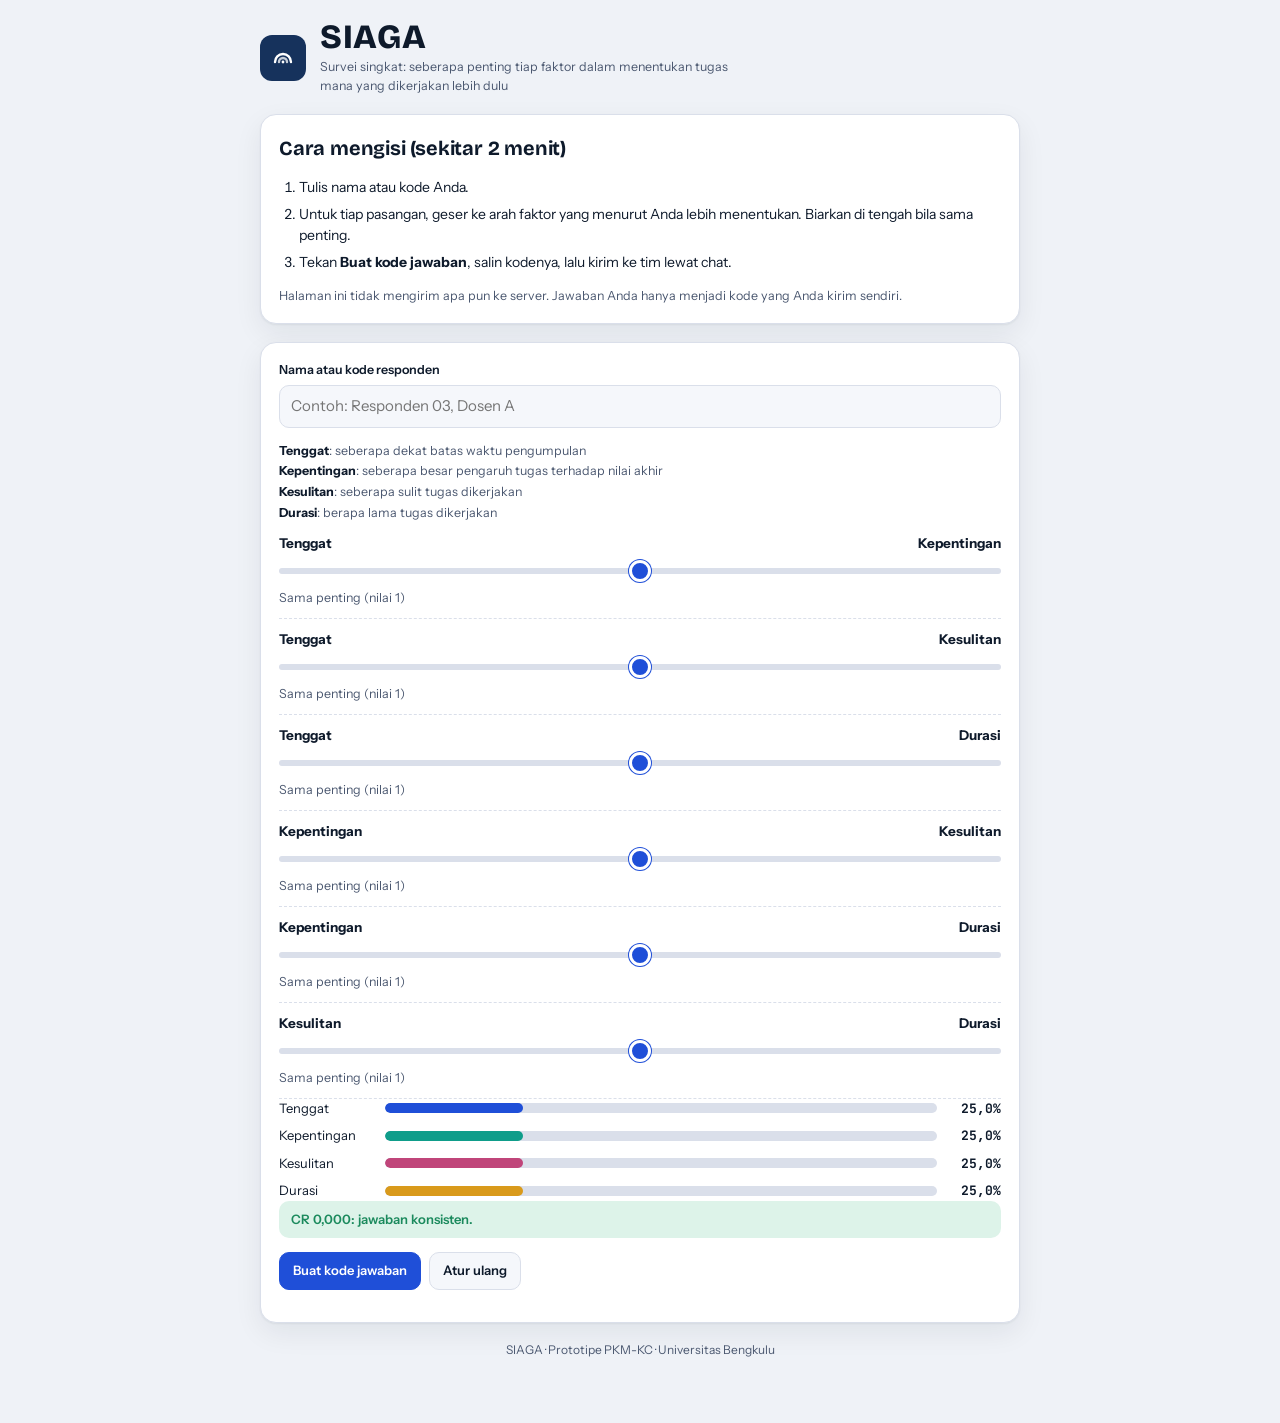
<file: siaga/ahp.html>
<!doctype html>
<html lang="id">
<head>
<meta charset="utf-8">
<meta name="viewport" content="width=device-width, initial-scale=1">
<title>Survei Bobot SIAGA</title>
<link rel="preconnect" href="https://fonts.googleapis.com">
<link rel="preconnect" href="https://fonts.gstatic.com" crossorigin>
<link rel="stylesheet" href="https://fonts.googleapis.com/css2?family=Bricolage+Grotesque:opsz,wght@12..96,500..800&family=Instrument+Sans:wght@400..700&family=JetBrains+Mono:wght@500;700&display=swap">
<link rel="stylesheet" href="assets/style.css">
</head>
<body>
<div class="wrap narrow">
  <header class="brand">
    <div class="mark" aria-hidden="true">
      <svg width="26" height="26" viewBox="0 0 26 26" fill="none" stroke="#fff" stroke-width="2.4" stroke-linecap="round"><path d="M5 17a8 8 0 0 1 16 0"/><path d="M9 17a4 4 0 0 1 8 0" stroke-opacity=".75"/><circle cx="13" cy="17" r="1.4" fill="#fff" stroke="none"/></svg>
    </div>
    <div>
      <h1>SIAGA</h1>
      <p>Survei singkat: seberapa penting tiap faktor dalam menentukan tugas mana yang dikerjakan lebih dulu</p>
    </div>
  </header>

  <section class="panel" style="padding:18px;display:flex;flex-direction:column;gap:14px">
    <h2 style="font-size:20px">Cara mengisi (sekitar 2 menit)</h2>
    <ol class="steps">
      <li>Tulis nama atau kode Anda.</li>
      <li>Untuk tiap pasangan, geser ke arah faktor yang menurut Anda lebih menentukan. Biarkan di tengah bila sama penting.</li>
      <li>Tekan <b>Buat kode jawaban</b>, salin kodenya, lalu kirim ke tim lewat chat.</li>
    </ol>
    <p class="small muted">Halaman ini tidak mengirim apa pun ke server. Jawaban Anda hanya menjadi kode yang Anda kirim sendiri.</p>
  </section>

  <section class="panel" style="padding:18px;display:flex;flex-direction:column;gap:14px">
    <div class="fld"><label for="who">Nama atau kode responden</label><input type="text" id="who" placeholder="Contoh: Responden 03, Dosen A" maxlength="80" autocomplete="off"></div>
    <div id="form"></div>
    <div class="row-btn">
      <button class="btn primary" type="button" id="make">Buat kode jawaban</button>
      <button class="btn" type="button" id="reset">Atur ulang</button>
    </div>
    <div class="err" id="err" role="alert"></div>
    <div id="out" hidden style="display:flex;flex-direction:column;gap:10px">
      <div class="note">Salin kode di bawah dan kirim ke tim.</div>
      <div class="code" id="code" tabindex="0"></div>
      <div class="row-btn"><button class="btn" type="button" id="copy">Salin kode</button><span class="small muted" id="copied" aria-live="polite"></span></div>
    </div>
  </section>
  <footer>SIAGA · Prototipe PKM-KC · Universitas Bengkulu</footer>
</div>
<script src="engine/engine.js"></script>
<script src="assets/ahp-ui.js"></script>
<script>
(function () {
  const $ = id => document.getElementById(id);
  const form = AhpUI.build($('form'));
  $('make').addEventListener('click', () => {
    const label = $('who').value.trim();
    if (!label) { $('err').textContent = 'Isi nama atau kode responden dahulu.'; $('who').focus(); return; }
    $('err').textContent = '';
    $('code').textContent = AhpUI.encode(label, form.get());
    $('out').hidden = false; $('out').style.display = 'flex';
    $('copied').textContent = '';
    $('out').scrollIntoView({ behavior: 'smooth', block: 'nearest' });
  });
  $('copy').addEventListener('click', async () => {
    const ok = await AhpUI.copyText($('code').textContent, $('code'));
    $('copied').textContent = ok ? 'Tersalin.' : 'Teks sudah terpilih. Tekan Ctrl+C untuk menyalin.';
  });
  $('reset').addEventListener('click', () => { form.reset(); $('out').hidden = true; $('err').textContent = ''; });
})();
</script>
</body>
</html>
</file>
<file: siaga/assets/style.css>
/* SIAGA - gaya bersama (index.html dan ahp.html).
   Konsep tata letak: bar "mesin waktu" di atas, ruang kerja bertab di kiri, form dan pengingat di kanan.
   Warna tingkat SIAGA 1-4 mengikuti sebutan tingkat kewaspadaan: merah, jingga, kuning, hijau. */
:root {
  --bg: #EFF2F7; --surface: #FFFFFF; --surface2: #F5F7FB; --ink: #0E1A2B; --ink2: #4B5870; --line: #DADFEA;
  --accent: #1F4FD8; --accent-ink: #FFFFFF; --accent-soft: #E4EAFD;
  --s1: #C8283C; --s1-soft: #FCE7EA; --s2: #C25E0A; --s2-soft: #FCEBDA; --s3: #8F6A00; --s3-soft: #FAF0CF; --s4: #1B8A5D; --s4-soft: #DDF3E9;
  --c-time: #1F4FD8; --c-imp: #0F9D8A; --c-diff: #C0457A; --c-dur: #D99A1B;
  --p1: #1F4FD8; --p2: #0F9D8A; --p3: #C0457A; --p4: #D99A1B; --p5: #7A5AD6; --p6: #D2552B;
  --shadow: 0 1px 2px rgba(14, 26, 43, .06), 0 10px 28px rgba(14, 26, 43, .07);
  --f-display: 'Bricolage Grotesque', 'Segoe UI', system-ui, sans-serif;
  --f-body: 'Instrument Sans', 'Segoe UI', system-ui, sans-serif;
  --f-mono: 'JetBrains Mono', ui-monospace, Menlo, Consolas, monospace;
  color-scheme: light;
}
@media (prefers-color-scheme: dark) {
  :root {
    --bg: #0A1120; --surface: #121B30; --surface2: #18233F; --ink: #E8ECF8; --ink2: #9CA8C6; --line: #26335A;
    --accent: #7B93FF; --accent-ink: #0A1120; --accent-soft: #1B2755;
    --s1: #FF7A86; --s1-soft: #3A1822; --s2: #F4A259; --s2-soft: #3A2512; --s3: #F0C94A; --s3-soft: #382E0F; --s4: #4FD1A0; --s4-soft: #0F3026;
    --c-time: #7B93FF; --c-imp: #3CCDB8; --c-diff: #F07DAE; --c-dur: #F0B84A;
    --p1: #7B93FF; --p2: #3CCDB8; --p3: #F07DAE; --p4: #F0B84A; --p5: #A48DF0; --p6: #F08A62;
    --shadow: 0 1px 2px rgba(0, 0, 0, .4), 0 10px 28px rgba(0, 0, 0, .35);
    color-scheme: dark;
  }
}

* { box-sizing: border-box; }
html { -webkit-text-size-adjust: 100%; }
body { margin: 0; background: var(--bg); color: var(--ink); font: 15px/1.5 var(--f-body); padding: 20px 16px 64px; -webkit-font-smoothing: antialiased; }
h1, h2, h3 { font-family: var(--f-display); margin: 0; text-wrap: balance; letter-spacing: -.01em; }
p { margin: 0; }
button, input, select, textarea { font: inherit; color: inherit; }
a { color: var(--accent); }
:focus-visible { outline: 2px solid var(--accent); outline-offset: 2px; border-radius: 6px; }
[hidden] { display: none !important; }
.wrap { max-width: 1240px; margin-inline: auto; display: flex; flex-direction: column; gap: 18px; }
.mono { font-family: var(--f-mono); font-variant-numeric: tabular-nums; }
.muted { color: var(--ink2); }
.small { font-size: 12.5px; }

/* header */
.top { display: flex; flex-wrap: wrap; align-items: center; justify-content: space-between; gap: 12px 28px; }
.brand { display: flex; align-items: center; gap: 14px; min-width: 0; }
.mark { width: 46px; height: 46px; border-radius: 12px; background: #16325C; display: grid; place-items: center; flex: none; }
.brand h1 { font-size: 34px; line-height: 1; font-weight: 800; letter-spacing: .02em; }
.brand p { font-size: 12.5px; color: var(--ink2); margin-top: 4px; max-width: 52ch; }
.who { display: flex; flex-wrap: wrap; align-items: center; gap: 8px 10px; font-size: 13px; }
.badge { display: inline-flex; align-items: center; gap: 6px; font-size: 12px; font-weight: 600; border-radius: 99px; padding: 5px 11px; background: var(--surface); border: 1px solid var(--line); color: var(--ink2); }
.badge i { width: 8px; height: 8px; border-radius: 50%; background: var(--s4); display: inline-block; }
.badge.local i { background: var(--s3); }

/* buttons and inputs */
.btn { border: 1px solid var(--line); background: var(--surface2); border-radius: 10px; padding: 8px 13px; font-weight: 600; font-size: 13px; cursor: pointer; white-space: nowrap; text-decoration: none; color: var(--ink); display: inline-block; }
.btn:hover { border-color: var(--accent); }
.btn.primary { background: var(--accent); border-color: var(--accent); color: var(--accent-ink); }
.btn.primary:hover { filter: brightness(1.08); }
.btn.sm { padding: 5px 10px; font-size: 12px; border-radius: 8px; }
.btn.danger:hover { border-color: var(--s1); color: var(--s1); }
.btn[disabled] { opacity: .5; cursor: not-allowed; }
input[type=number], input[type=text], input[type=email], input[type=password], input[type=datetime-local], select, textarea {
  width: 100%; min-width: 0; border: 1px solid var(--line); background: var(--surface2); border-radius: 10px; padding: 9px 11px; color: var(--ink);
}
textarea { resize: vertical; min-height: 84px; font: 500 12.5px/1.5 var(--f-mono); }
input:focus, select:focus, textarea:focus { border-color: var(--accent); }
input[type=range] { -webkit-appearance: none; appearance: none; width: 100%; height: 28px; background: transparent; cursor: pointer; min-width: 0; margin: 0; }
input[type=range]::-webkit-slider-runnable-track { height: 6px; border-radius: 99px; background: var(--line); }
input[type=range]::-moz-range-track { height: 6px; border-radius: 99px; background: var(--line); }
input[type=range]::-webkit-slider-thumb { -webkit-appearance: none; width: 22px; height: 22px; border-radius: 50%; background: var(--accent); border: 3px solid var(--surface); box-shadow: 0 0 0 1px var(--accent); margin-top: -8px; }
input[type=range]::-moz-range-thumb { width: 18px; height: 18px; border-radius: 50%; background: var(--accent); border: 3px solid var(--surface); box-shadow: 0 0 0 1px var(--accent); }

/* panels */
.panel { background: var(--surface); border: 1px solid var(--line); border-radius: 16px; box-shadow: var(--shadow); min-width: 0; }
.time { padding: 16px 18px; display: grid; grid-template-columns: minmax(0, 1fr) minmax(0, 1.6fr); gap: 14px 28px; align-items: center; }
.time h2 { font-size: 18px; }
.readout { font: 700 22px/1.15 var(--f-mono); margin-top: 6px; letter-spacing: -.02em; }
.readout small { display: block; font: 500 12px var(--f-body); color: var(--ink2); margin-top: 4px; letter-spacing: 0; }
.slider-row { display: flex; align-items: center; gap: 12px; }
.ticks { display: flex; justify-content: space-between; font: 500 11px var(--f-mono); color: var(--ink2); padding-inline: 2px; margin-top: 2px; }
.shell { display: grid; grid-template-columns: minmax(0, 1fr) 340px; gap: 18px; align-items: start; }
.tabs { display: flex; gap: 4px; padding: 6px; border-bottom: 1px solid var(--line); overflow-x: auto; }
.tabs button { border: 0; background: transparent; border-radius: 10px; padding: 9px 15px; font-weight: 600; color: var(--ink2); cursor: pointer; white-space: nowrap; }
.tabs button[aria-selected="true"] { background: var(--accent-soft); color: var(--accent); }
.tabs button:hover { color: var(--ink); }
[role=tabpanel] { padding: 18px; display: flex; flex-direction: column; gap: 16px; min-width: 0; }
.head-row { display: flex; flex-wrap: wrap; align-items: center; justify-content: space-between; gap: 8px 16px; }
.head-row h2 { font-size: 21px; }
.strip { display: flex; flex-wrap: wrap; gap: 6px 18px; font-size: 13px; color: var(--ink2); }
.strip b { color: var(--ink); font-family: var(--f-mono); font-weight: 700; }
.note { font-size: 12.5px; color: var(--ink2); background: var(--surface2); border-radius: 10px; padding: 9px 12px; }
.note.warn { background: var(--s3-soft); color: var(--s3); }

/* queue */
#queue { display: flex; flex-direction: column; gap: 12px; }
.card { display: grid; grid-template-columns: auto minmax(0, 1fr); gap: 14px; padding: 14px; border: 1px solid var(--line); border-radius: 14px; background: var(--surface); }
.card.first { background: color-mix(in srgb, var(--accent) 7%, var(--surface)); border-color: color-mix(in srgb, var(--accent) 35%, var(--line)); }
.lhs { display: flex; flex-direction: column; align-items: center; gap: 8px; width: 64px; }
.rank { font: 800 26px/1 var(--f-mono); letter-spacing: -.04em; }
.ring { --p: 50; --tone: var(--accent); width: 64px; height: 64px; border-radius: 50%; background: conic-gradient(var(--tone) calc(var(--p) * 1%), var(--line) 0); display: grid; place-items: center; }
.ring span { width: 50px; height: 50px; border-radius: 50%; background: var(--surface); display: grid; place-items: center; font: 700 17px var(--f-mono); }
.card.first .ring span { background: color-mix(in srgb, var(--accent) 7%, var(--surface)); }
.lvl { font: 700 10.5px/1 var(--f-body); letter-spacing: .06em; text-transform: uppercase; color: var(--tone, var(--ink2)); white-space: nowrap; }
.body { min-width: 0; display: flex; flex-direction: column; gap: 9px; }
.crs { font: 600 11.5px var(--f-body); letter-spacing: .07em; text-transform: uppercase; color: var(--ink2); display: flex; flex-wrap: wrap; gap: 6px 10px; align-items: center; }
.ttl { font: 700 18px/1.25 var(--f-display); overflow-wrap: anywhere; }
.chips { display: flex; flex-wrap: wrap; gap: 6px; }
.chip { display: inline-flex; align-items: center; gap: 6px; font-size: 12px; font-weight: 600; border-radius: 99px; padding: 4px 10px; background: var(--surface2); color: var(--ink2); border: 1px solid var(--line); }
.chip.s1 { background: var(--s1-soft); color: var(--s1); border-color: transparent; }
.chip.s2 { background: var(--s2-soft); color: var(--s2); border-color: transparent; }
.chip.s3 { background: var(--s3-soft); color: var(--s3); border-color: transparent; }
.chip.s4 { background: var(--s4-soft); color: var(--s4); border-color: transparent; }
.chip.delta { font-family: var(--f-mono); }
.pips { display: inline-flex; gap: 2px; }
.pips i { width: 6px; height: 11px; border-radius: 2px; background: var(--line); }
.pips i.on { background: var(--ink2); }
.bar { display: flex; height: 9px; border-radius: 99px; background: var(--line); overflow: hidden; }
.bar i { display: block; height: 100%; }
.legend { display: flex; flex-wrap: wrap; gap: 3px 14px; font-size: 11.5px; color: var(--ink2); }
.legend span { display: inline-flex; align-items: center; gap: 5px; }
.legend s { width: 9px; height: 9px; border-radius: 3px; display: inline-block; text-decoration: none; }
.why { font-size: 13.5px; }
.acts { display: flex; flex-wrap: wrap; gap: 6px; }
.empty { padding: 28px 12px; text-align: center; color: var(--ink2); border: 1px dashed var(--line); border-radius: 14px; display: flex; flex-direction: column; gap: 12px; align-items: center; }
details.done { border: 1px solid var(--line); border-radius: 12px; padding: 10px 14px; }
details.done summary { cursor: pointer; font-weight: 600; font-size: 13.5px; }
.done-item { display: flex; justify-content: space-between; gap: 10px; align-items: center; padding-top: 8px; font-size: 13.5px; }
.done-item span { min-width: 0; overflow-wrap: anywhere; text-decoration: line-through; color: var(--ink2); }

/* plan */
.free-grid { display: grid; grid-template-columns: repeat(7, minmax(0, 1fr)); gap: 8px; }
.free-grid label { display: flex; flex-direction: column; gap: 4px; font-size: 12px; font-weight: 600; color: var(--ink2); }
.days { display: grid; grid-template-columns: repeat(auto-fit, minmax(150px, 1fr)); gap: 10px; }
.day { border: 1px solid var(--line); border-radius: 12px; padding: 10px; display: flex; flex-direction: column; gap: 8px; min-width: 0; background: var(--surface); }
.day.today { border-color: var(--accent); }
.day h3 { font-size: 14px; display: flex; justify-content: space-between; gap: 6px; }
.day h3 small { font: 500 11px var(--f-body); color: var(--ink2); }
.cap { height: 6px; border-radius: 99px; background: var(--line); overflow: hidden; }
.cap i { display: block; height: 100%; background: var(--ink2); }
.capt { font: 500 11.5px var(--f-mono); color: var(--ink2); }
.blk { --tc: var(--p1); --h: 1; background: color-mix(in srgb, var(--tc) 14%, var(--surface)); border: 1px solid color-mix(in srgb, var(--tc) 50%, var(--line)); border-radius: 9px; padding: 7px 9px; min-height: calc(var(--h) * 22px + 26px); display: flex; flex-direction: column; gap: 2px; min-width: 0; }
.blk b { font-size: 13px; line-height: 1.25; overflow-wrap: anywhere; }
.blk span { font: 500 11px var(--f-mono); color: var(--ink2); }
.free-day { font-size: 12px; color: var(--ink2); padding: 8px 0; text-align: center; }
.issue { background: var(--s1-soft); color: var(--s1); border-radius: 10px; padding: 9px 12px; font-size: 13px; font-weight: 500; }
.issue.soft { background: var(--s3-soft); color: var(--s3); }

/* boxes, tables, ahp */
.cols2 { display: grid; grid-template-columns: repeat(auto-fit, minmax(300px, 1fr)); gap: 16px; align-items: start; }
#ahp-agg, #sim-out, #sweep-out { display: flex; flex-direction: column; gap: 12px; }
.box { border: 1px solid var(--line); border-radius: 14px; padding: 14px; display: flex; flex-direction: column; gap: 12px; min-width: 0; }
.box h3 { font-size: 16px; }
.presets { display: flex; flex-wrap: wrap; gap: 6px; }
.formula { font: 500 12.5px/1.7 var(--f-mono); background: var(--surface2); border-radius: 10px; padding: 11px 13px; overflow-x: auto; white-space: pre; }
.tablewrap { overflow-x: auto; }
table { width: 100%; border-collapse: collapse; font-size: 13px; }
th, td { text-align: left; padding: 8px 10px; border-bottom: 1px solid var(--line); vertical-align: top; }
th { font: 600 11px var(--f-body); letter-spacing: .07em; text-transform: uppercase; color: var(--ink2); white-space: nowrap; }
td.num { font-family: var(--f-mono); white-space: nowrap; }
.pass { color: var(--s4); font-weight: 700; } .fail { color: var(--s1); font-weight: 700; }
.best { color: var(--s4); font-weight: 700; }
.rho { font: 800 34px/1 var(--f-mono); letter-spacing: -.04em; }
select.mini { width: 76px; padding: 5px 8px; }
.wbars { display: flex; flex-direction: column; gap: 8px; }
.wbar { display: grid; grid-template-columns: 96px minmax(0, 1fr) 54px; gap: 10px; align-items: center; font-size: 13px; }
.wbar .track { height: 10px; border-radius: 99px; background: var(--line); overflow: hidden; }
.wbar .track i { display: block; height: 100%; border-radius: 99px; }
.wbar output { font: 700 13px var(--f-mono); text-align: right; }
.pair { display: flex; flex-direction: column; gap: 4px; padding: 10px 0; border-bottom: 1px dashed var(--line); }
.pair:last-child { border-bottom: 0; }
.pair .ends { display: grid; grid-template-columns: minmax(0, 1fr) minmax(0, 1fr); gap: 10px; font-weight: 700; font-size: 13.5px; }
.pair .ends span:last-child { text-align: right; }
.pair .say { font-size: 12.5px; color: var(--ink2); min-height: 1.5em; }
.def { font-size: 12.5px; color: var(--ink2); display: grid; gap: 2px; }
.def b { color: var(--ink); }
.crbox { font-size: 13px; border-radius: 10px; padding: 9px 12px; background: var(--s4-soft); color: var(--s4); font-weight: 600; }
.crbox.bad { background: var(--s1-soft); color: var(--s1); }
.mat { font: 500 12px/1.4 var(--f-mono); }
.mat td, .mat th { padding: 5px 8px; text-align: right; }
.mat th:first-child, .mat td:first-child { text-align: left; }
.sus-q { display: grid; grid-template-columns: minmax(0, 1fr) auto; gap: 6px 14px; align-items: center; padding: 8px 0; border-bottom: 1px dashed var(--line); font-size: 13.5px; }
.sus-q:last-of-type { border-bottom: 0; }
.likert { display: inline-flex; gap: 4px; }
.likert label { display: inline-flex; }
.likert input { position: absolute; opacity: 0; width: 0; height: 0; }
.likert span { width: 34px; height: 34px; border-radius: 9px; border: 1px solid var(--line); background: var(--surface2); display: grid; place-items: center; font: 600 13px var(--f-mono); cursor: pointer; }
.likert input:checked + span { background: var(--accent); border-color: var(--accent); color: var(--accent-ink); }
.likert input:focus-visible + span { outline: 2px solid var(--accent); outline-offset: 2px; }
.cmp-bar { display: block; height: 6px; border-radius: 99px; background: var(--line); margin-top: 4px; overflow: hidden; min-width: 90px; }
.cmp-bar i { display: block; height: 100%; background: var(--ink2); }
.cmp-bar i.siaga { background: var(--accent); }
.verdict { font-size: 14px; line-height: 1.6; background: var(--surface2); border-radius: 12px; padding: 12px 14px; }

/* aside */
aside { display: flex; flex-direction: column; gap: 18px; min-width: 0; }
aside .panel { padding: 16px; display: flex; flex-direction: column; gap: 12px; }
aside h2 { font-size: 18px; }
.fld { display: flex; flex-direction: column; gap: 5px; }
.fld label { font-size: 12.5px; font-weight: 600; display: flex; justify-content: space-between; gap: 8px; }
.fld output { font-weight: 500; color: var(--ink2); }
.preview { font-size: 13px; background: var(--accent-soft); border-radius: 10px; padding: 10px 12px; }
.err { font-size: 12.5px; color: var(--s1); }
.row-btn { display: flex; gap: 8px; flex-wrap: wrap; }
.rem { display: flex; flex-direction: column; gap: 8px; }
.rem-item { display: flex; gap: 10px; align-items: flex-start; font-size: 13px; padding: 9px 11px; border-radius: 10px; background: var(--surface2); }
.rem-item b { display: block; overflow-wrap: anywhere; }
.tag { font: 700 10.5px/1 var(--f-body); letter-spacing: .06em; text-transform: uppercase; border-radius: 6px; padding: 4px 6px; flex: none; margin-top: 2px; white-space: nowrap; }
.tag.t1 { background: var(--s1-soft); color: var(--s1); }
.tag.t2 { background: var(--s2-soft); color: var(--s2); }
#toasts { position: fixed; left: 16px; right: 16px; bottom: 16px; display: flex; flex-direction: column; align-items: flex-end; gap: 8px; pointer-events: none; z-index: 20; }
.toast { pointer-events: auto; max-width: 380px; background: var(--ink); color: var(--bg); border-radius: 12px; padding: 11px 14px; font-size: 13.5px; box-shadow: var(--shadow); animation: tin .25s ease-out; }
.toast.bad { background: var(--s1); color: #fff; }
@keyframes tin { from { transform: translateY(10px); opacity: 0; } to { transform: none; opacity: 1; } }
footer { font-size: 12px; color: var(--ink2); text-align: center; }

/* auth + standalone ahp page */
.auth { max-width: 420px; margin: 8vh auto 0; padding: 22px; display: flex; flex-direction: column; gap: 14px; }
.auth h2 { font-size: 22px; }
.narrow { max-width: 760px; }
.code { font: 500 12.5px/1.5 var(--f-mono); background: var(--surface2); border: 1px dashed var(--line); border-radius: 10px; padding: 12px; word-break: break-all; user-select: all; }
.steps { margin: 0; padding-left: 20px; display: grid; gap: 6px; font-size: 14px; }

@media (max-width: 980px) { .shell { grid-template-columns: minmax(0, 1fr); } .time { grid-template-columns: minmax(0, 1fr); } }
@media (max-width: 560px) {
  .free-grid { grid-template-columns: repeat(4, minmax(0, 1fr)); }
  .wbar { grid-template-columns: 84px minmax(0, 1fr) 46px; }
  .brand h1 { font-size: 28px; }
  .lhs { width: 52px; } .ring { width: 52px; height: 52px; } .ring span { width: 40px; height: 40px; font-size: 14px; }
  .card { gap: 10px; padding: 12px; }
  .sus-q { grid-template-columns: minmax(0, 1fr); }
  [role=tabpanel] { padding: 14px; }
}
@media (prefers-reduced-motion: reduce) { .toast { animation: none; } }
</file>
